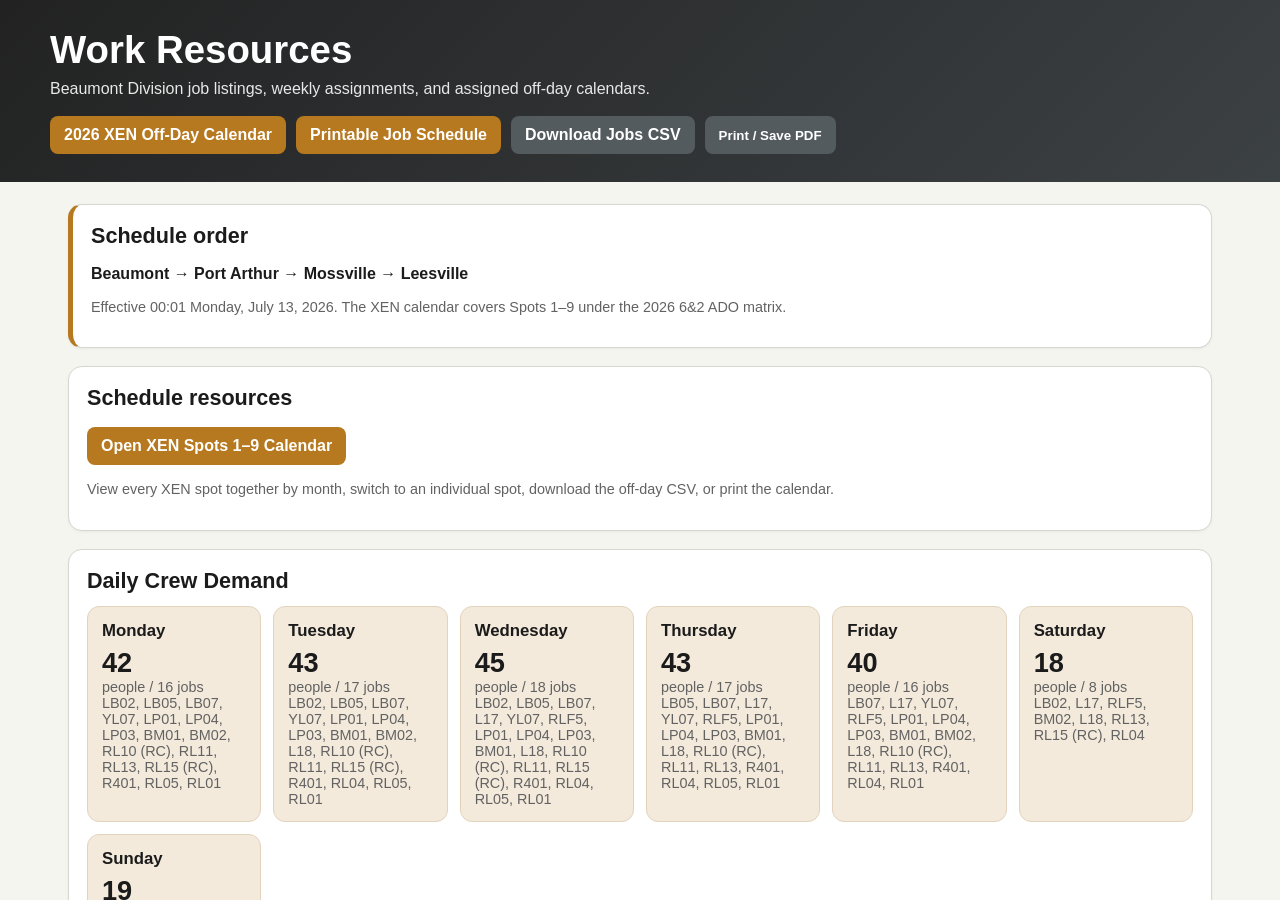
<file: Index.html>
<!doctype html>
<html lang="en"><head><meta charset="utf-8"><meta name="viewport" content="width=device-width, initial-scale=1"><meta http-equiv="refresh" content="0; url=index.html"><title>Work Resources</title></head><body><p><a href="index.html">Open Work Resources</a></p></body></html>
</file>
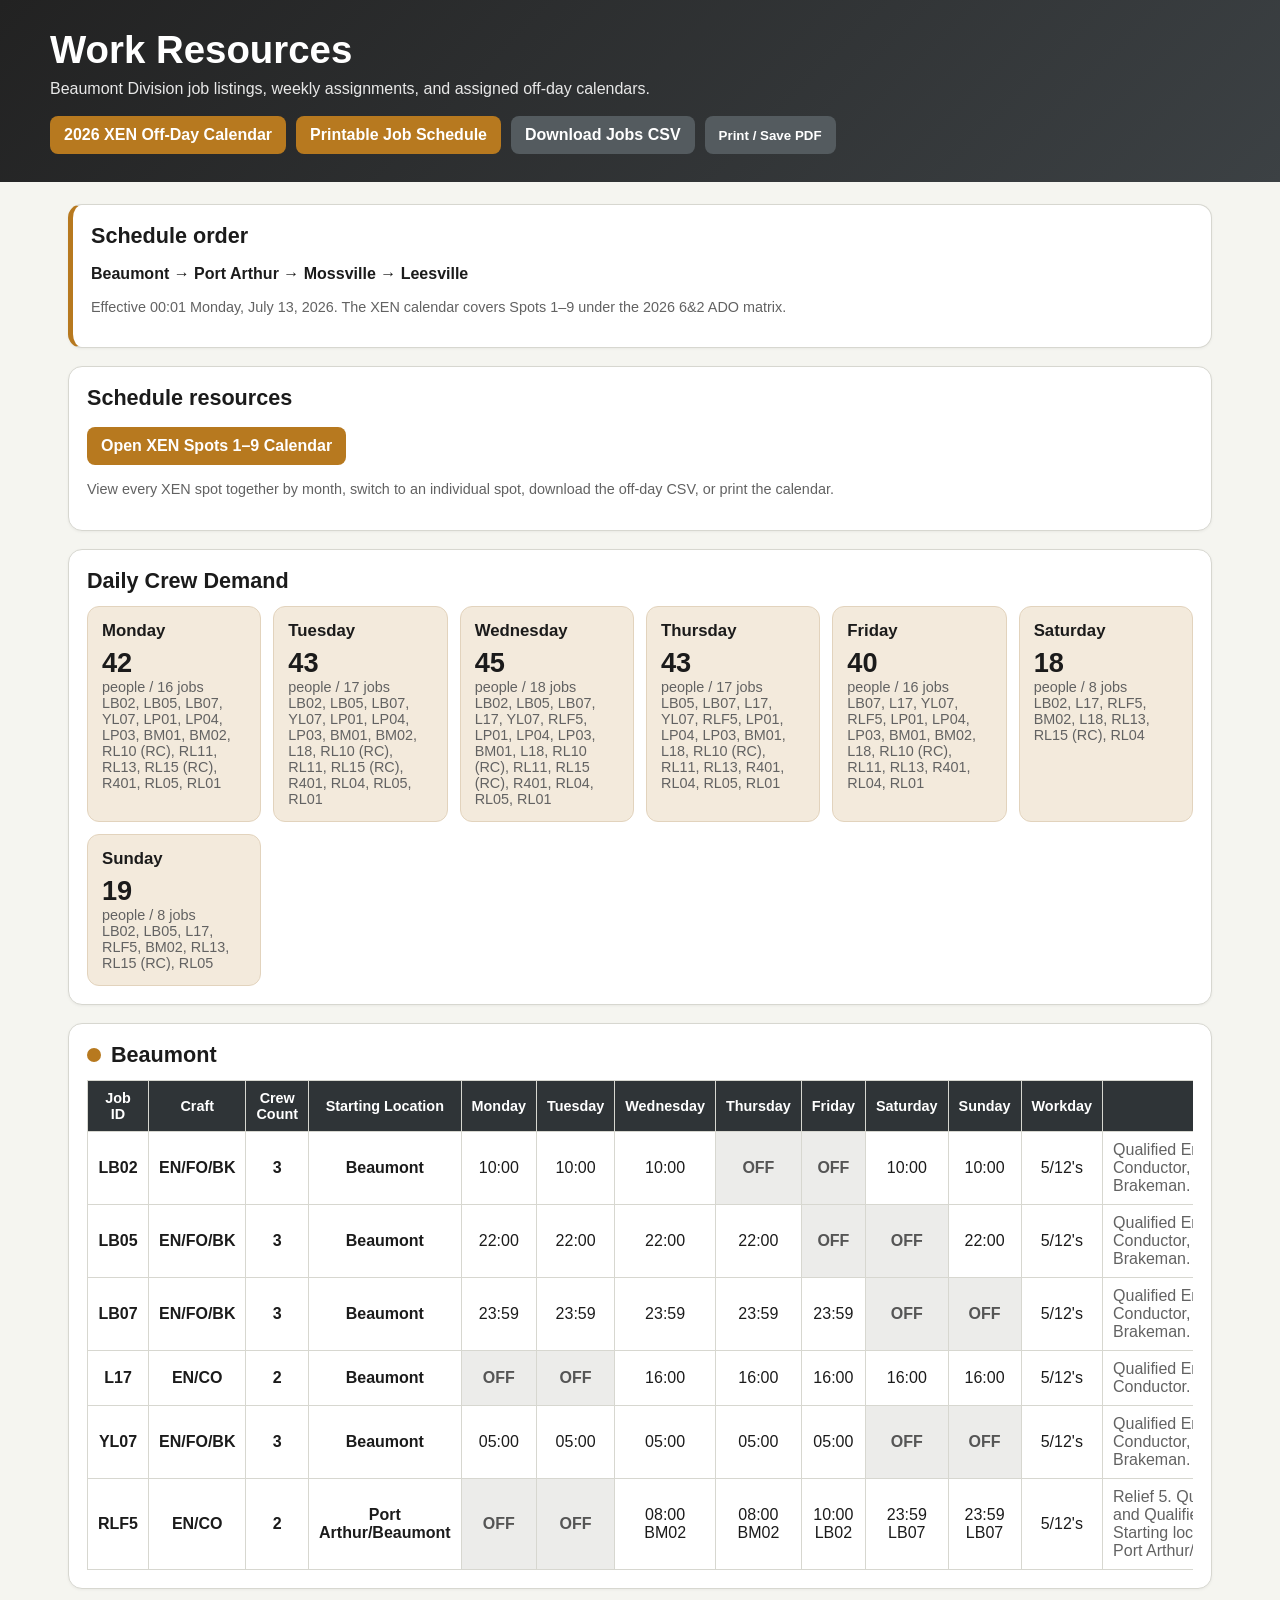
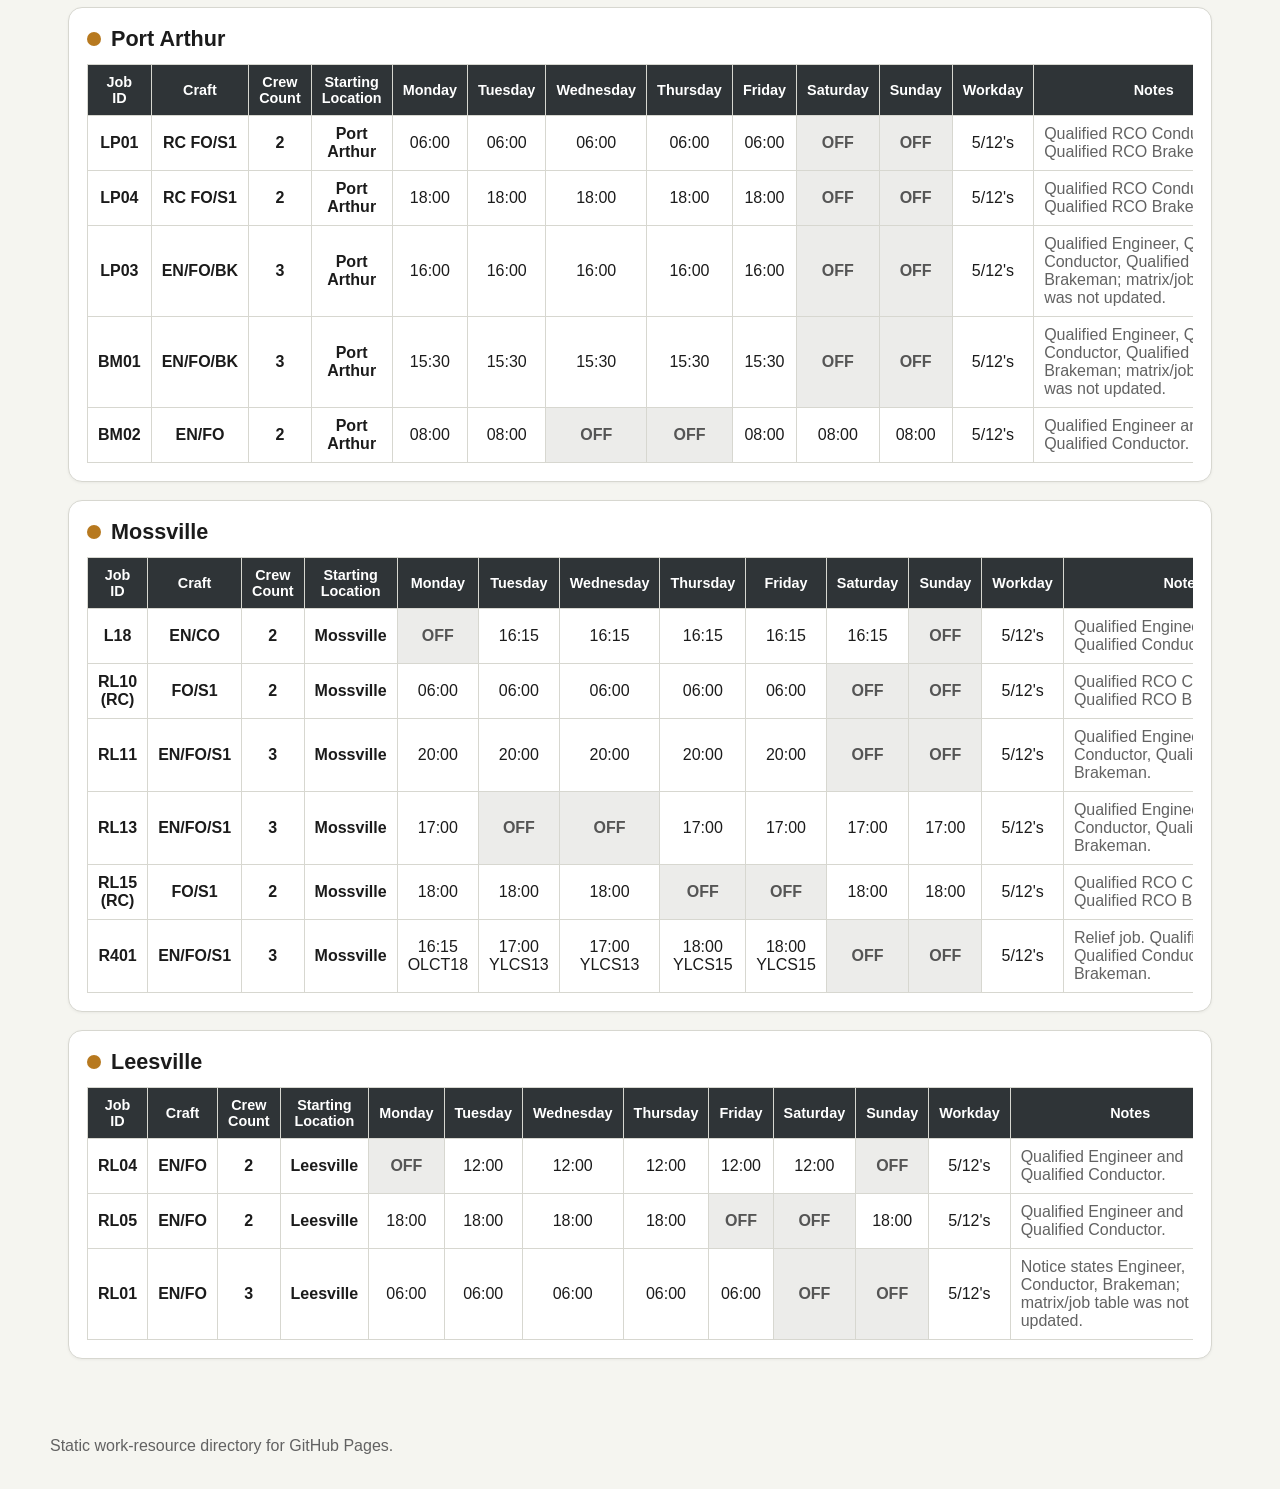
<file: index.html>
<!doctype html>
<html lang="en">
<head>
  <meta charset="utf-8">
  <meta name="viewport" content="width=device-width, initial-scale=1">
  <title>Work Resources | Job Listings & Calendars</title>
  <link rel="stylesheet" href="assets/css/style.css">
</head>
<body>
  <header class="site-header">
    <div class="header-inner">
      <h1>Work Resources</h1>
      <p>Beaumont Division job listings, weekly assignments, and assigned off-day calendars.</p>
      <div class="toolbar">
        <a class="button" href="resources/calendars/xen-ado-2026/">2026 XEN Off-Day Calendar</a>
        <a class="button" href="resources/schedules/beaumont-assignment-schedule.html">Printable Job Schedule</a>
        <a class="button secondary" href="data/jobs.csv">Download Jobs CSV</a>
        <button class="button secondary" onclick="window.print()">Print / Save PDF</button>
      </div>
    </div>
  </header>
  <main>
    <section class="card notice">
      <h2>Schedule order</h2>
      <p><strong>Beaumont → Port Arthur → Mossville → Leesville</strong></p>
      <p class="small">Effective 00:01 Monday, July 13, 2026. The XEN calendar covers Spots 1–9 under the 2026 6&amp;2 ADO matrix.</p>
    </section>
    <section class="card">
      <h2>Schedule resources</h2>
      <p><a class="button" href="resources/calendars/xen-ado-2026/">Open XEN Spots 1–9 Calendar</a></p>
      <p class="small">View every XEN spot together by month, switch to an individual spot, download the off-day CSV, or print the calendar.</p>
    </section>
    <section class="card">
      <h2>Daily Crew Demand</h2>
      <div id="summary" class="summary-grid"></div>
    </section>
    <div id="schedule"></div>
  </main>
  <footer><div class="footer-inner">Static work-resource directory for GitHub Pages.</div></footer>
  <script src="assets/js/main.js"></script>
</body>
</html>
</file>
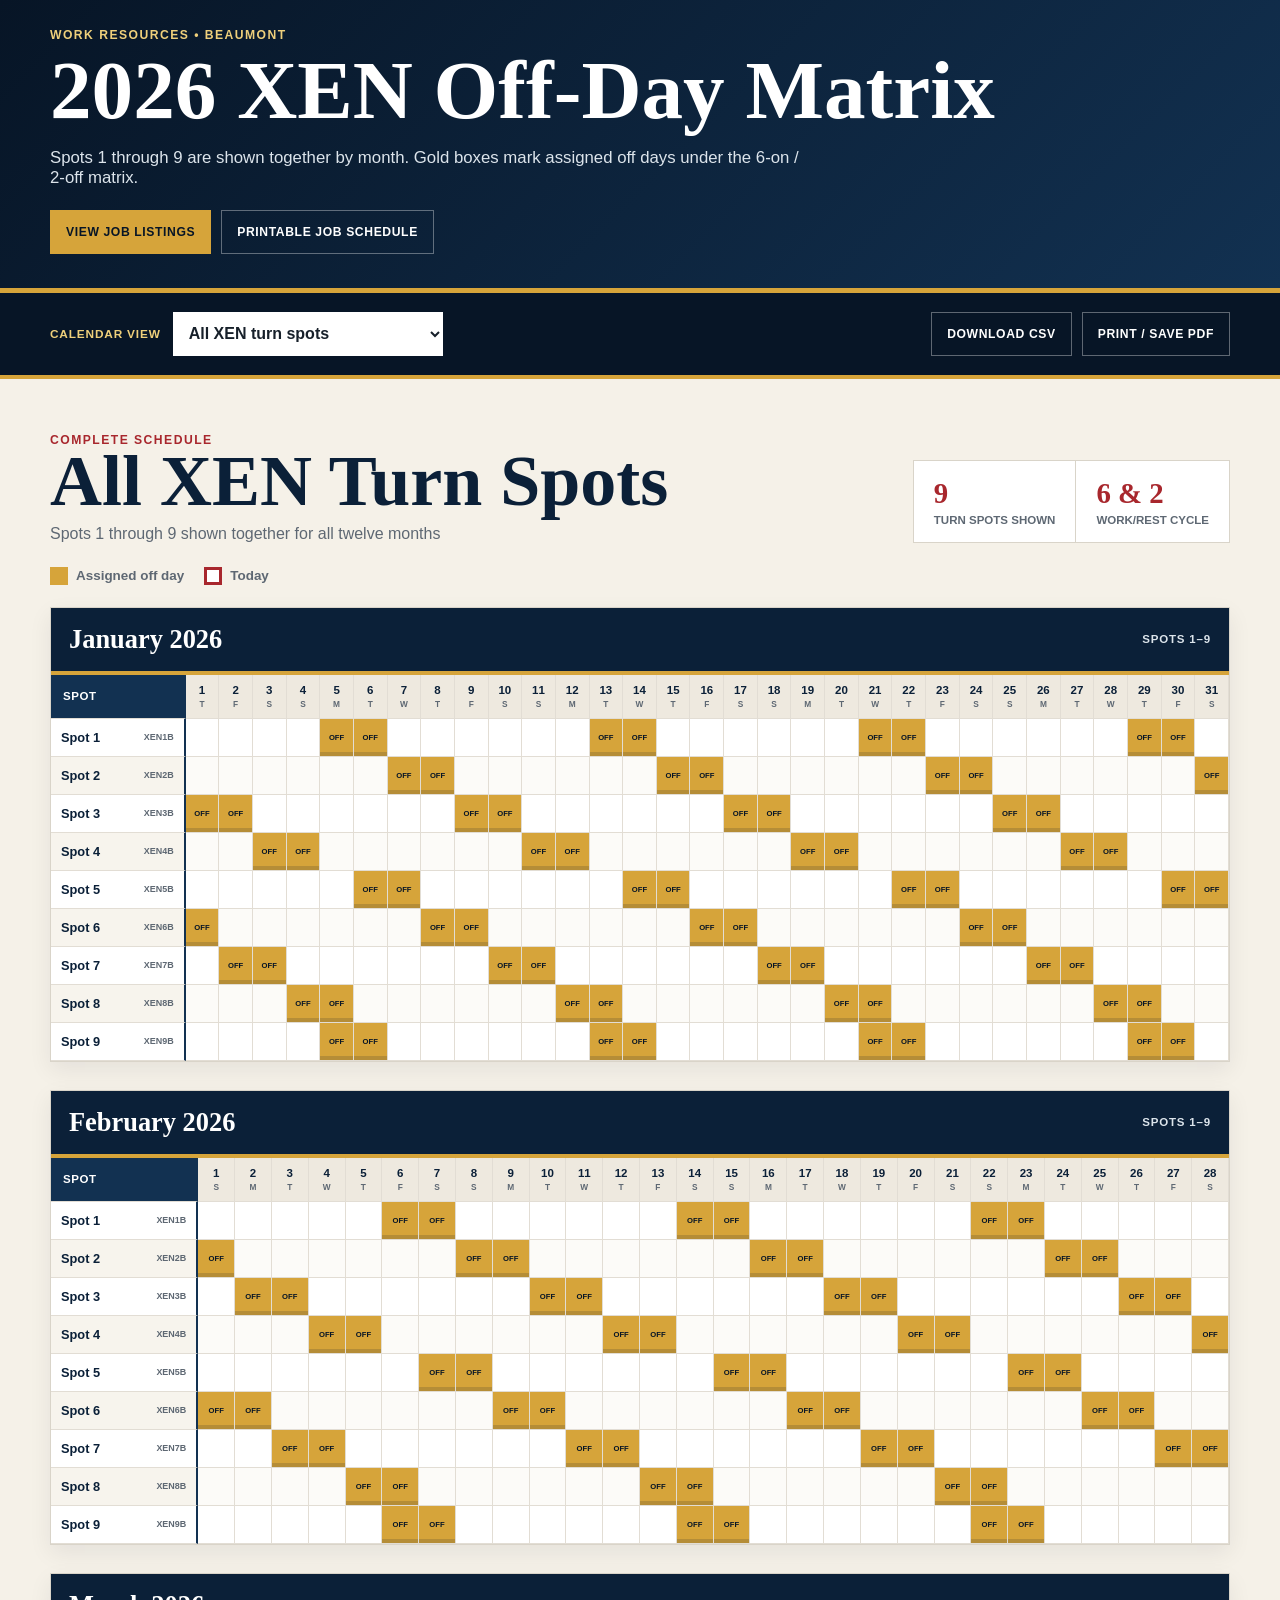
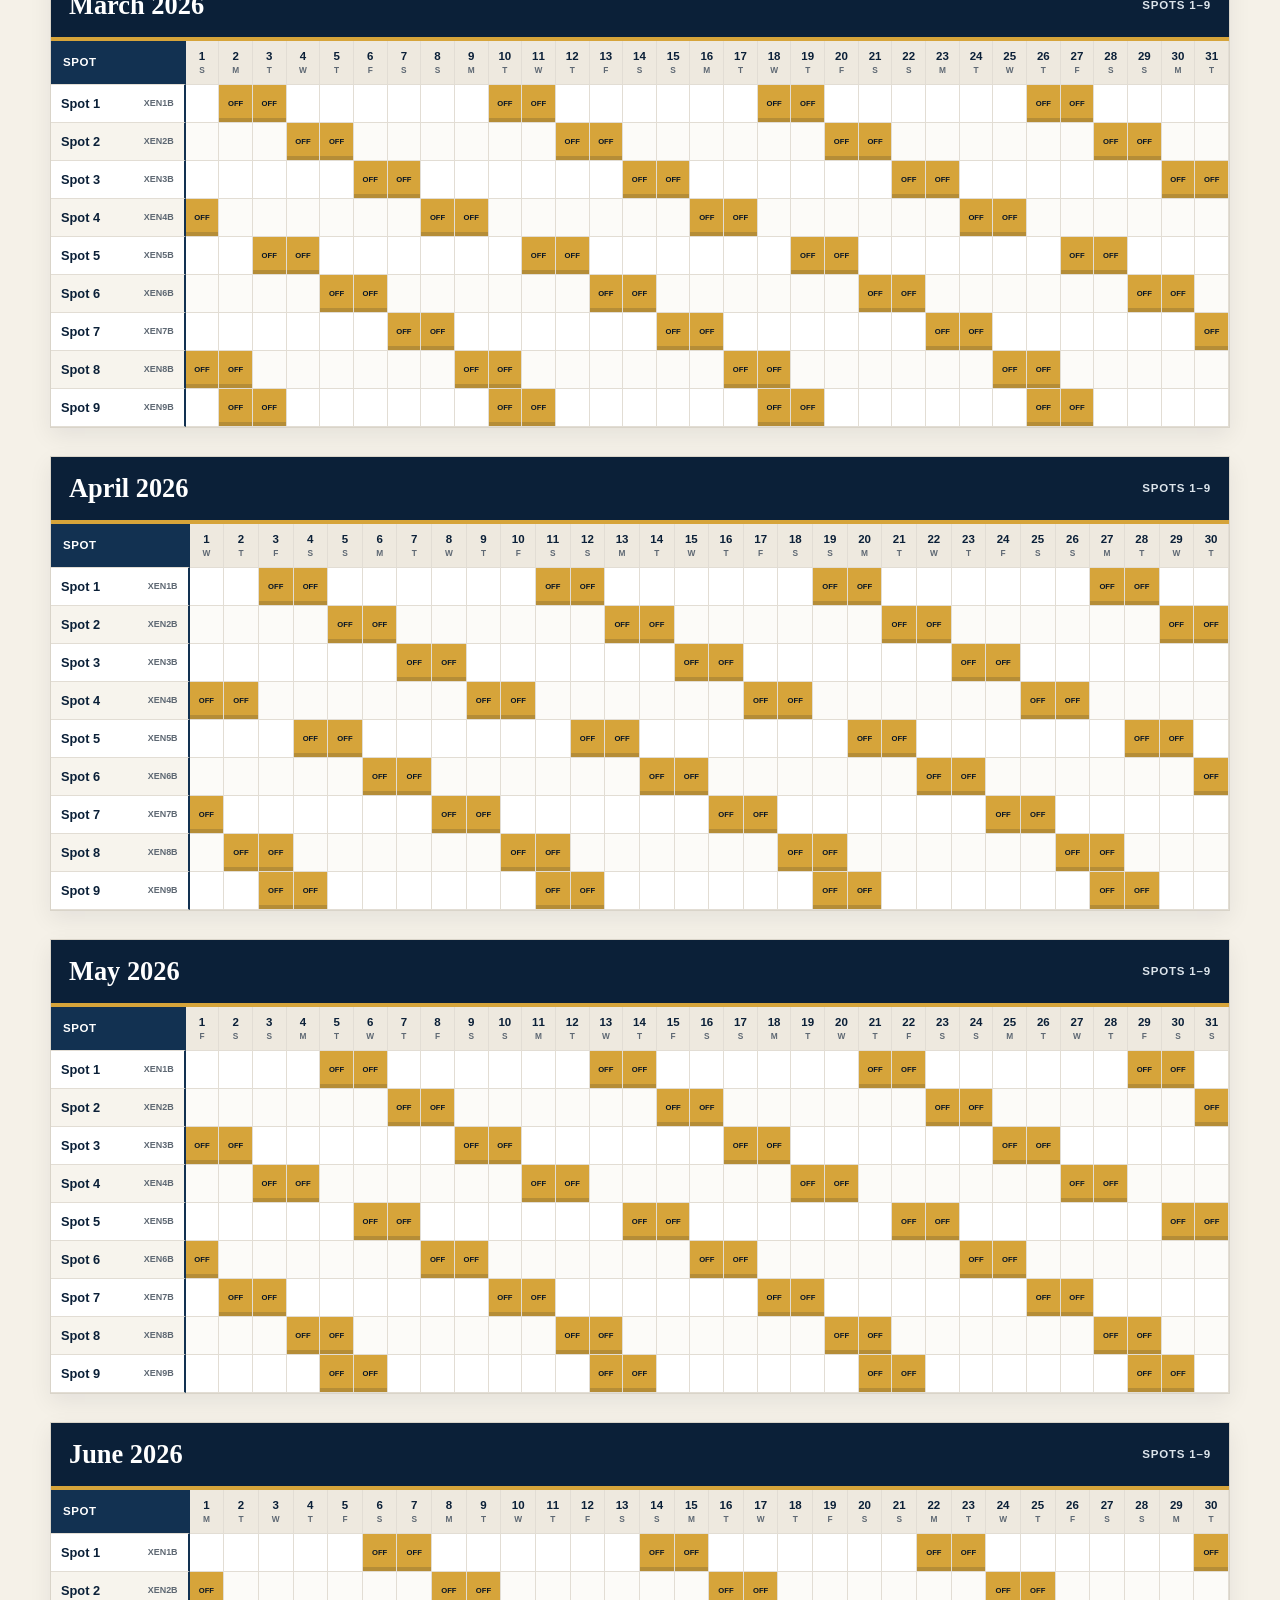
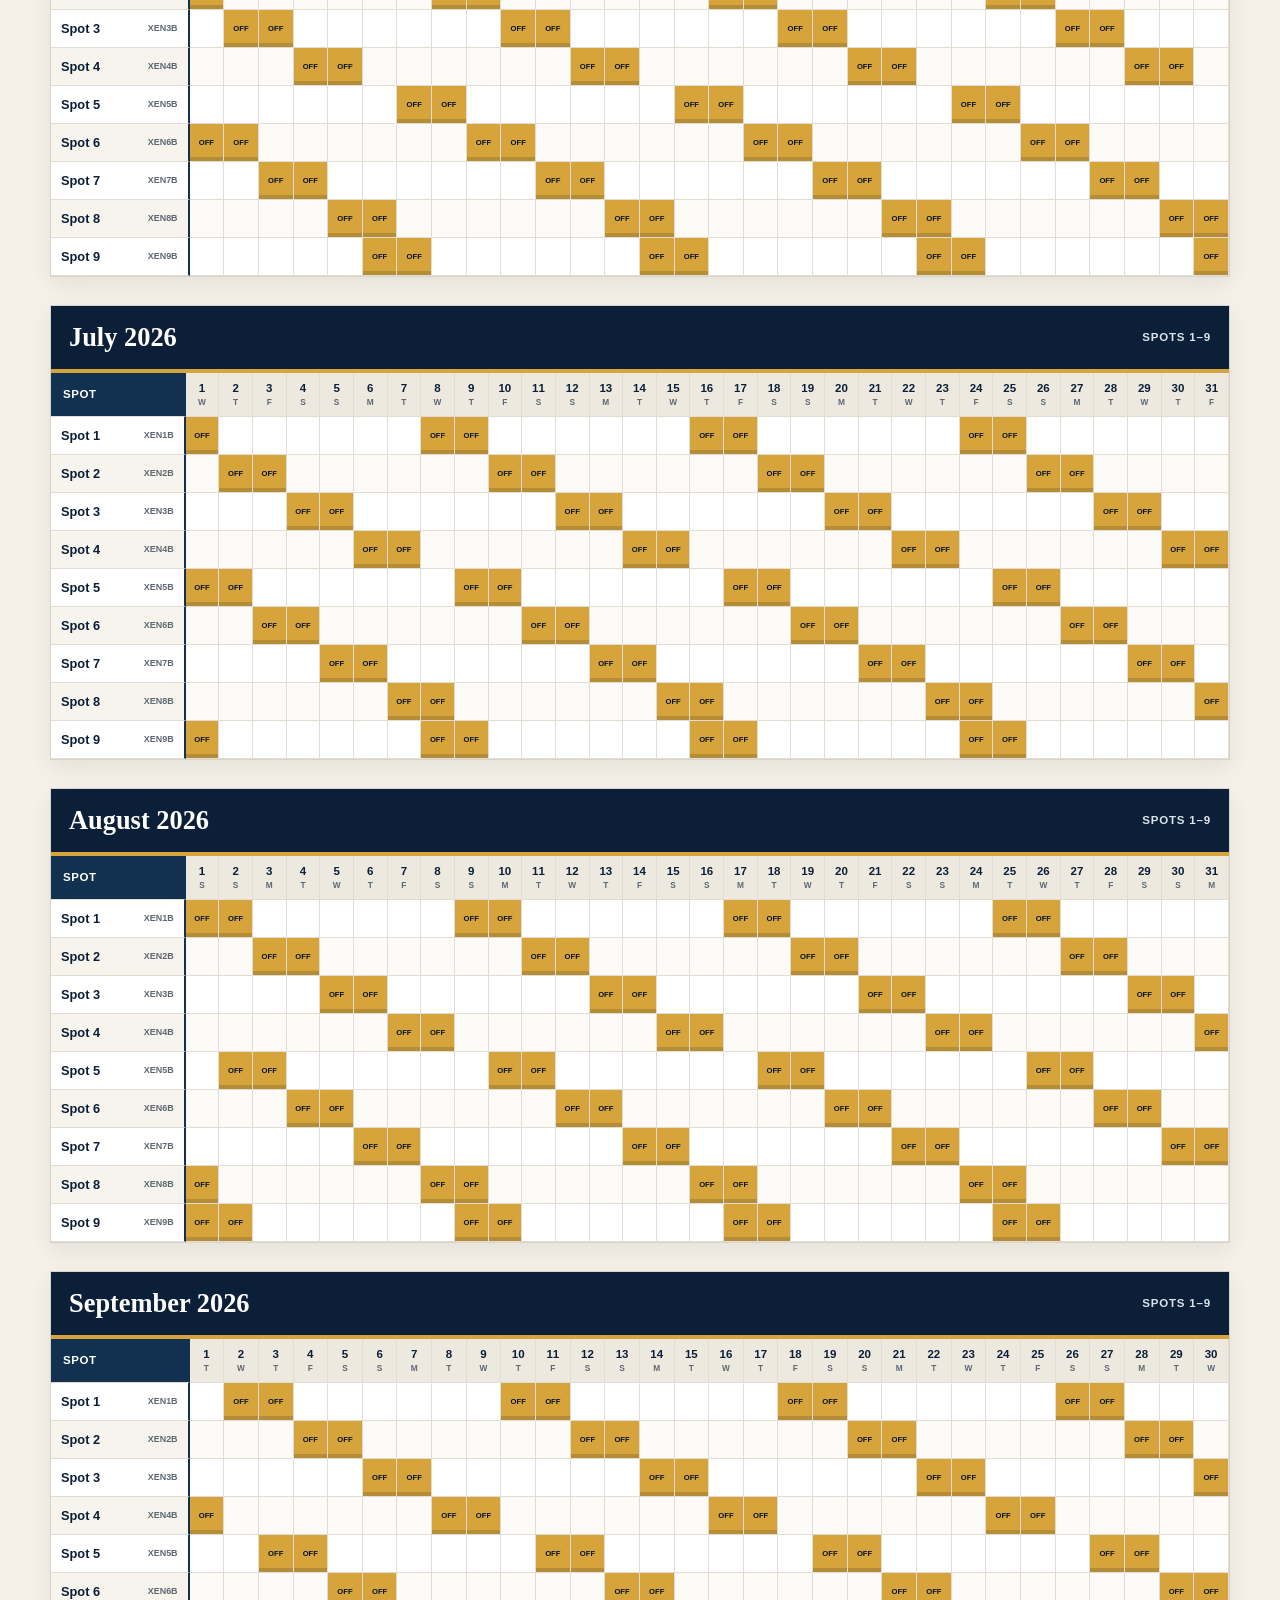
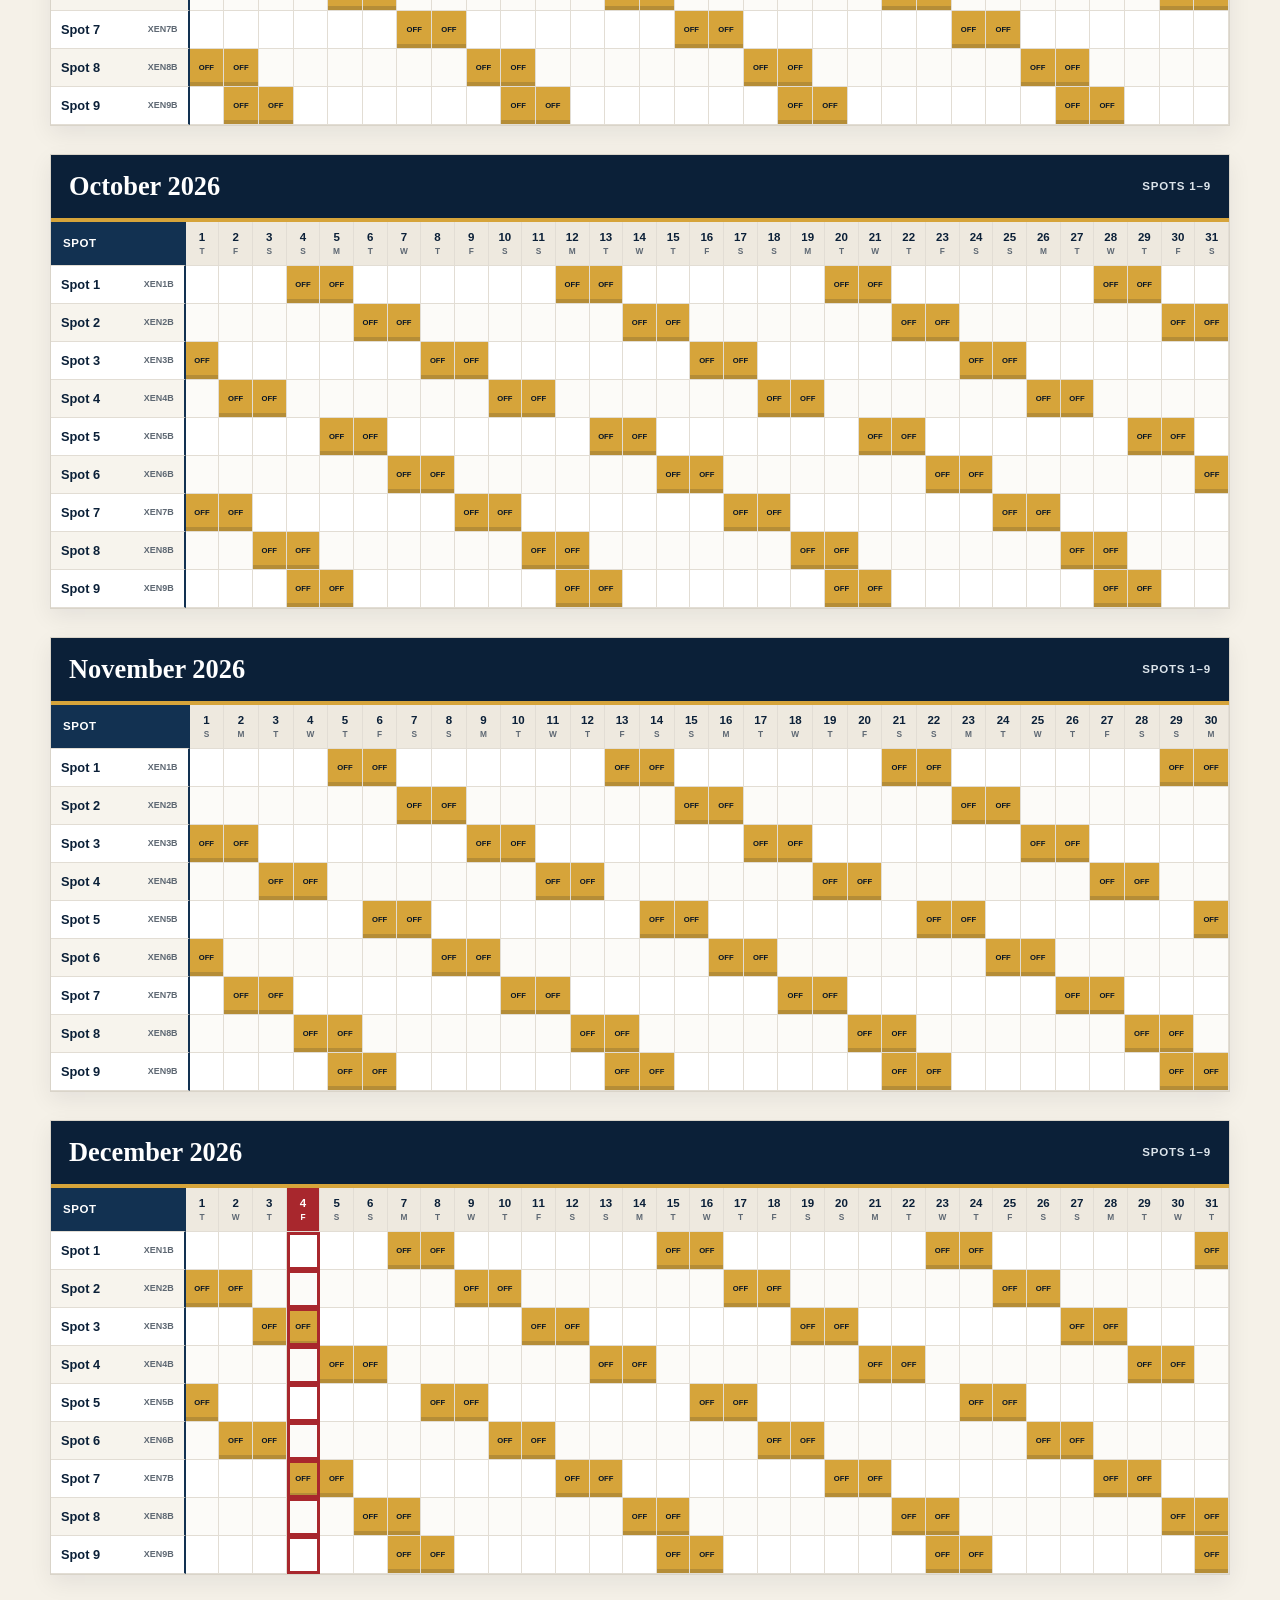
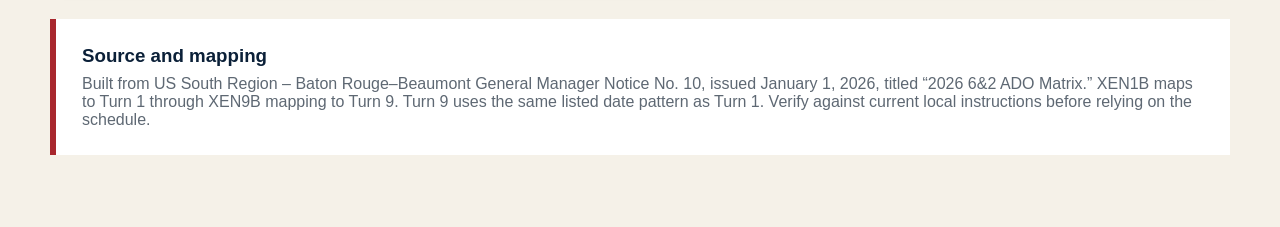
<file: resources/calendars/xen-ado-2026/index.html>
<!doctype html>
<html lang="en">
<head>
  <meta charset="utf-8">
  <meta name="viewport" content="width=device-width, initial-scale=1">
  <meta name="description" content="2026 assigned off-day matrix for Beaumont XEN spots 1 through 9.">
  <title>2026 XEN Off-Day Matrix | Work Resources</title>
  <link rel="stylesheet" href="calendar.css">
</head>
<body>
  <header class="site-header">
    <div class="container header-inner">
      <p class="eyebrow">Work Resources • Beaumont</p>
      <h1>2026 XEN Off-Day Matrix</h1>
      <p>Spots 1 through 9 are shown together by month. Gold boxes mark assigned off days under the 6-on / 2-off matrix.</p>
      <div class="top-links">
        <a class="button primary" href="../../../">View job listings</a>
        <a class="button" href="../../schedules/beaumont-assignment-schedule.html">Printable job schedule</a>
      </div>
    </div>
  </header>

  <section class="toolbar-wrap" aria-label="Calendar controls">
    <div class="container toolbar">
      <div class="view-picker">
        <label for="job-picker">Calendar view</label>
        <select id="job-picker">
          <option value="ALL">All XEN turn spots</option>
          <option value="XEN1B">Spot 1 — XEN1B</option>
          <option value="XEN2B">Spot 2 — XEN2B</option>
          <option value="XEN3B">Spot 3 — XEN3B</option>
          <option value="XEN4B">Spot 4 — XEN4B</option>
          <option value="XEN5B">Spot 5 — XEN5B</option>
          <option value="XEN6B">Spot 6 — XEN6B</option>
          <option value="XEN7B">Spot 7 — XEN7B</option>
          <option value="XEN8B">Spot 8 — XEN8B</option>
          <option value="XEN9B">Spot 9 — XEN9B</option>
        </select>
      </div>
      <div class="toolbar-actions">
        <a class="button" id="download-csv" href="#" download>Download CSV</a>
        <button class="button" id="print-calendar" type="button">Print / Save PDF</button>
      </div>
    </div>
  </section>

  <main>
    <div class="container">
      <section class="summary">
        <div>
          <p class="eyebrow" style="color:#a8272d">Complete schedule</p>
          <h2 id="selected-job">All XEN Turn Spots</h2>
          <p id="selected-description">Spots 1 through 9 shown together for all twelve months</p>
        </div>
        <div class="stats" aria-live="polite">
          <div>
            <strong id="primary-stat">9</strong>
            <span id="primary-stat-label">turn spots shown</span>
          </div>
          <div>
            <strong>6 &amp; 2</strong>
            <span>work/rest cycle</span>
          </div>
        </div>
      </section>

      <div class="legend">
        <span><i class="swatch off" aria-hidden="true"></i> Assigned off day</span>
        <span><i class="swatch today" aria-hidden="true"></i> Today</span>
        <span class="mobile-hint">Swipe a month sideways to see every date.</span>
      </div>

      <noscript>This calendar requires JavaScript.</noscript>
      <div id="calendar-grid" class="all-turn-calendar" aria-live="polite"></div>

      <section class="source-note">
        <h3>Source and mapping</h3>
        <p>Built from US South Region – Baton Rouge–Beaumont General Manager Notice No. 10, issued January 1, 2026, titled “2026 6&amp;2 ADO Matrix.” XEN1B maps to Turn 1 through XEN9B mapping to Turn 9. Turn 9 uses the same listed date pattern as Turn 1. Verify against current local instructions before relying on the schedule.</p>
      </section>
    </div>
  </main>

  <script src="calendar.js"></script>
</body>
</html>
</file>
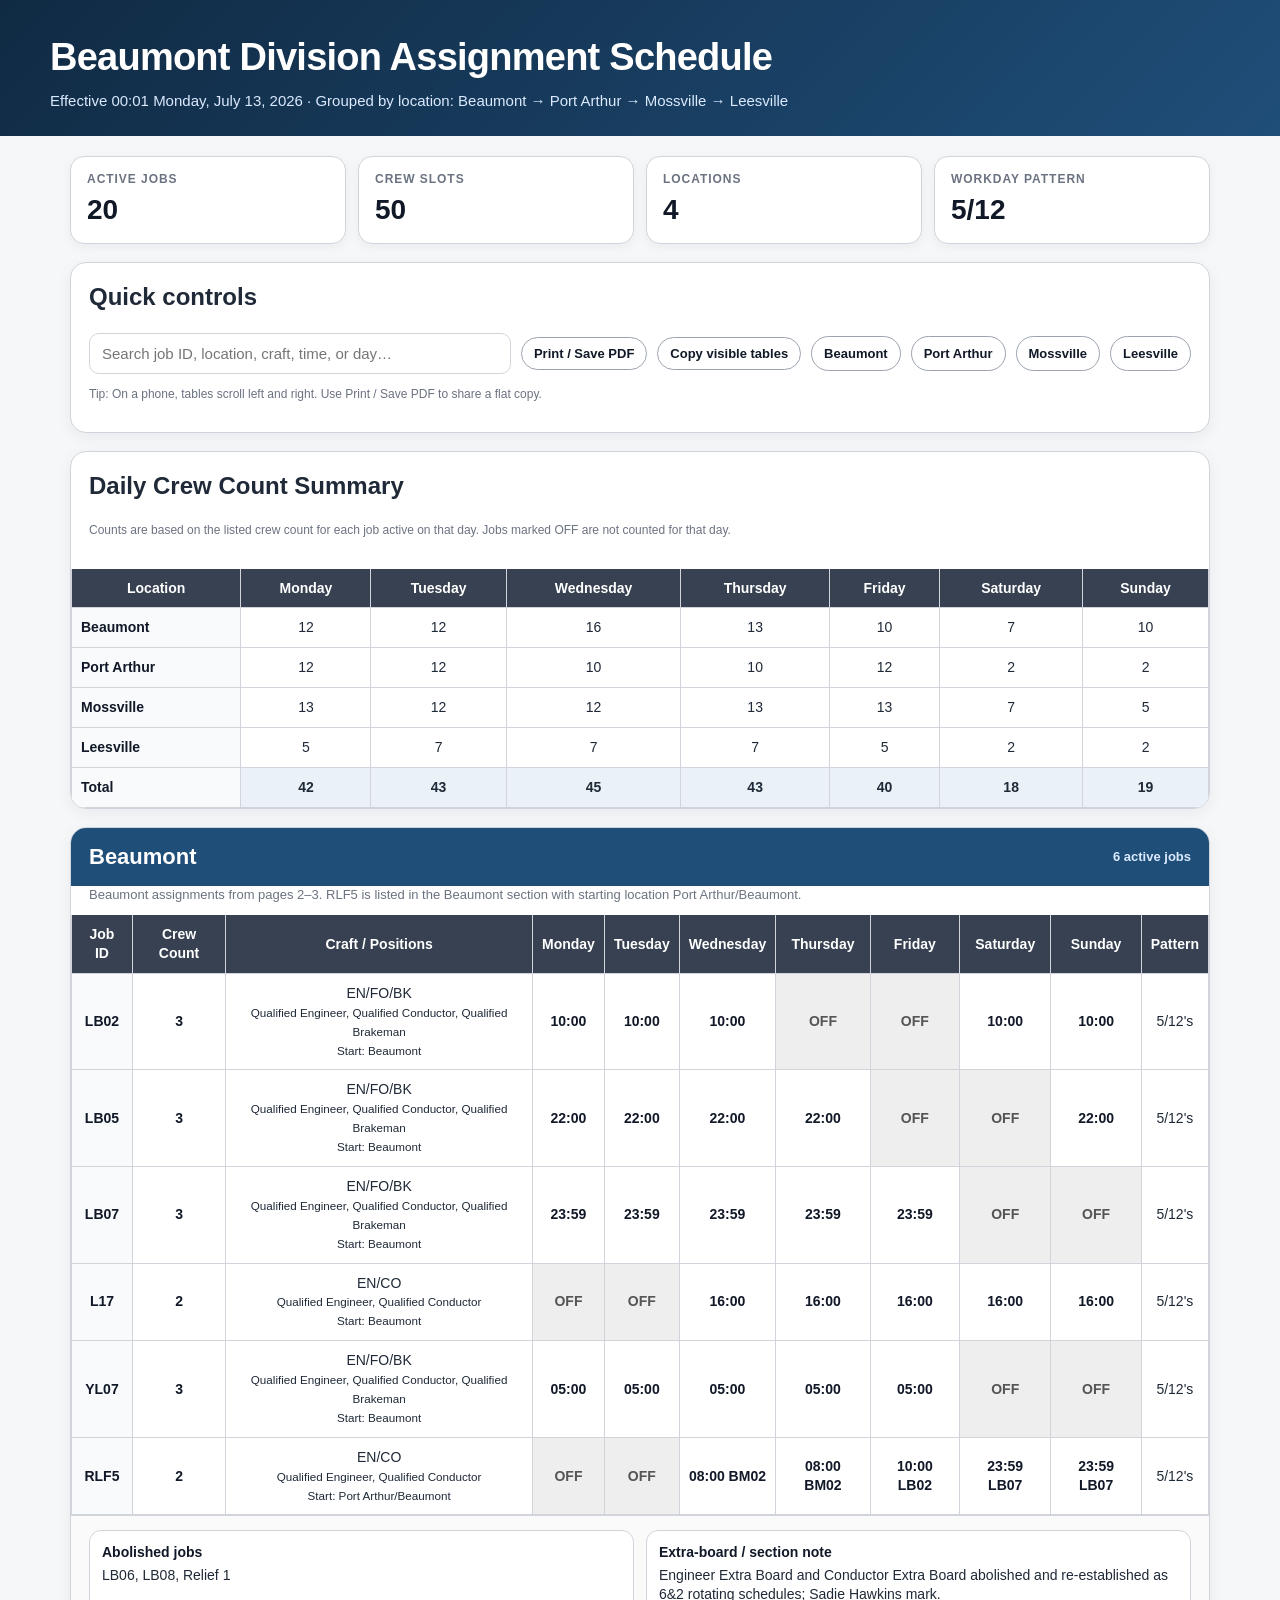
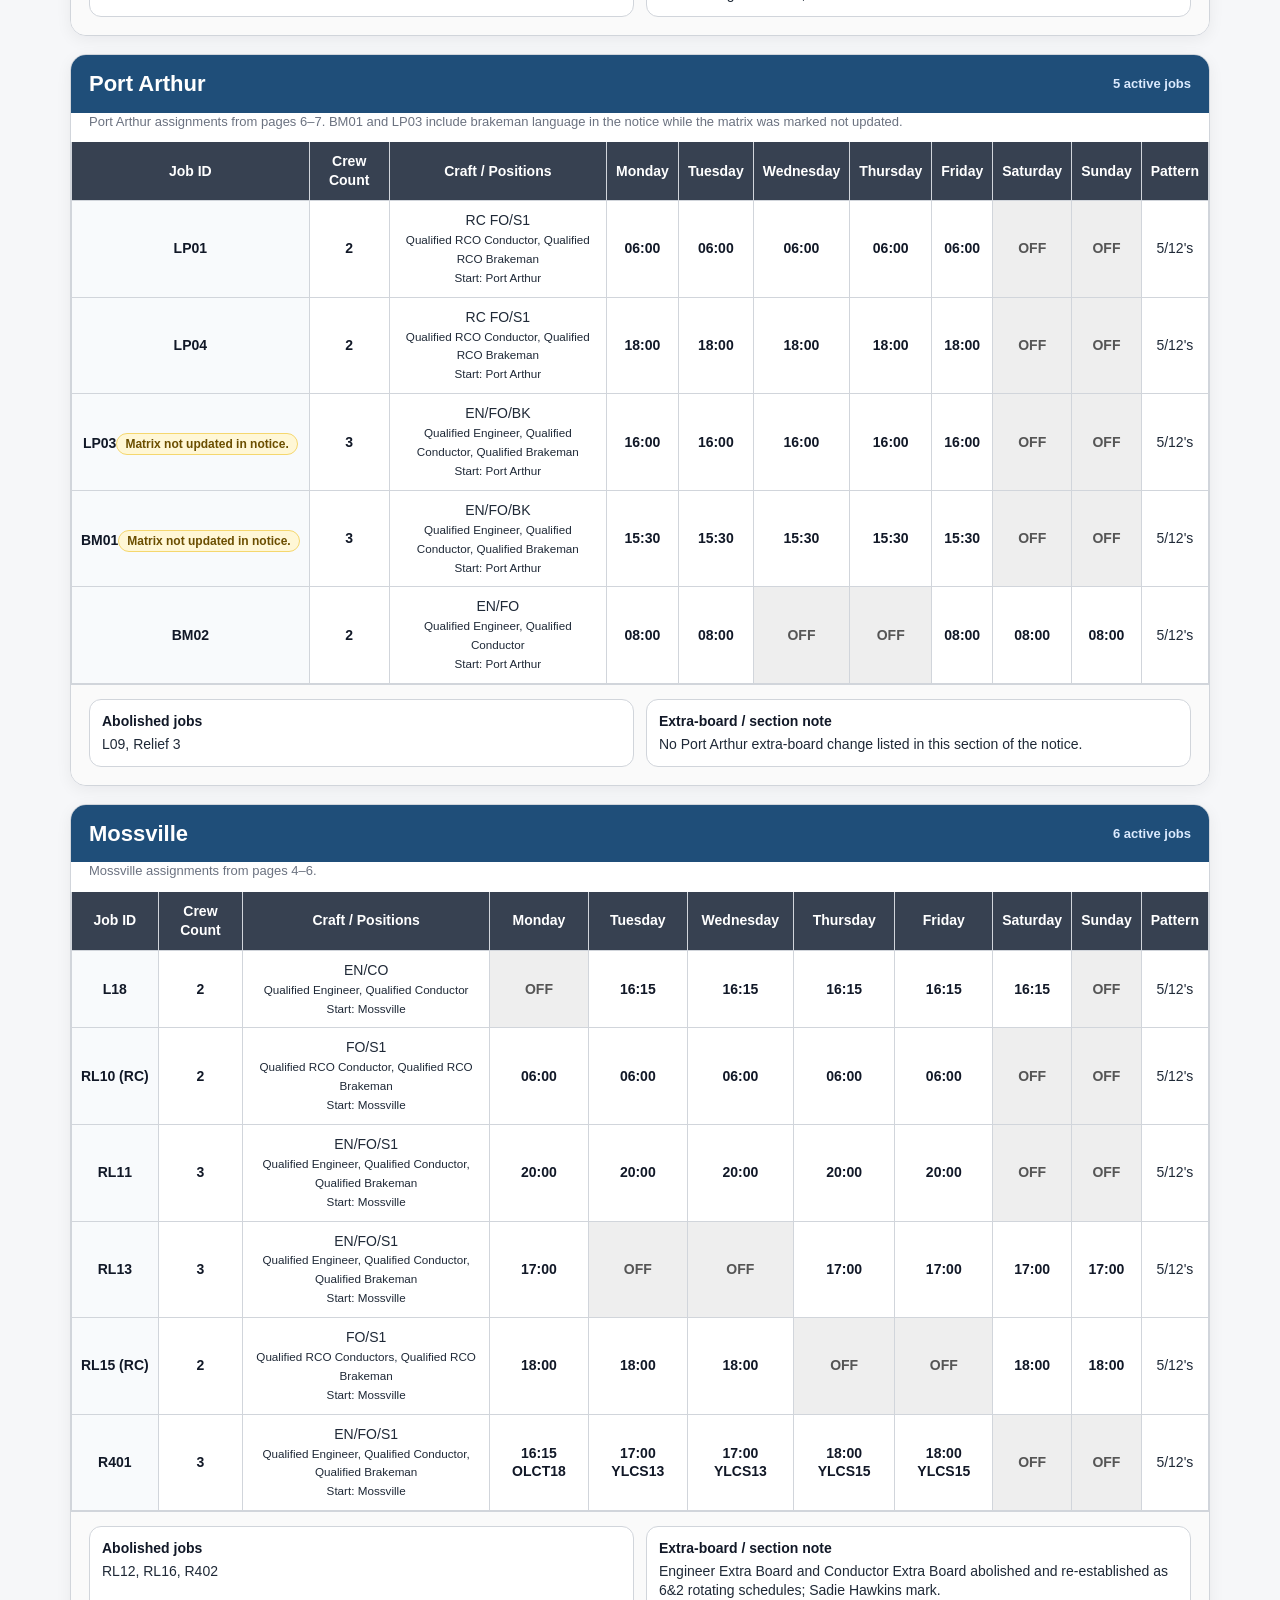
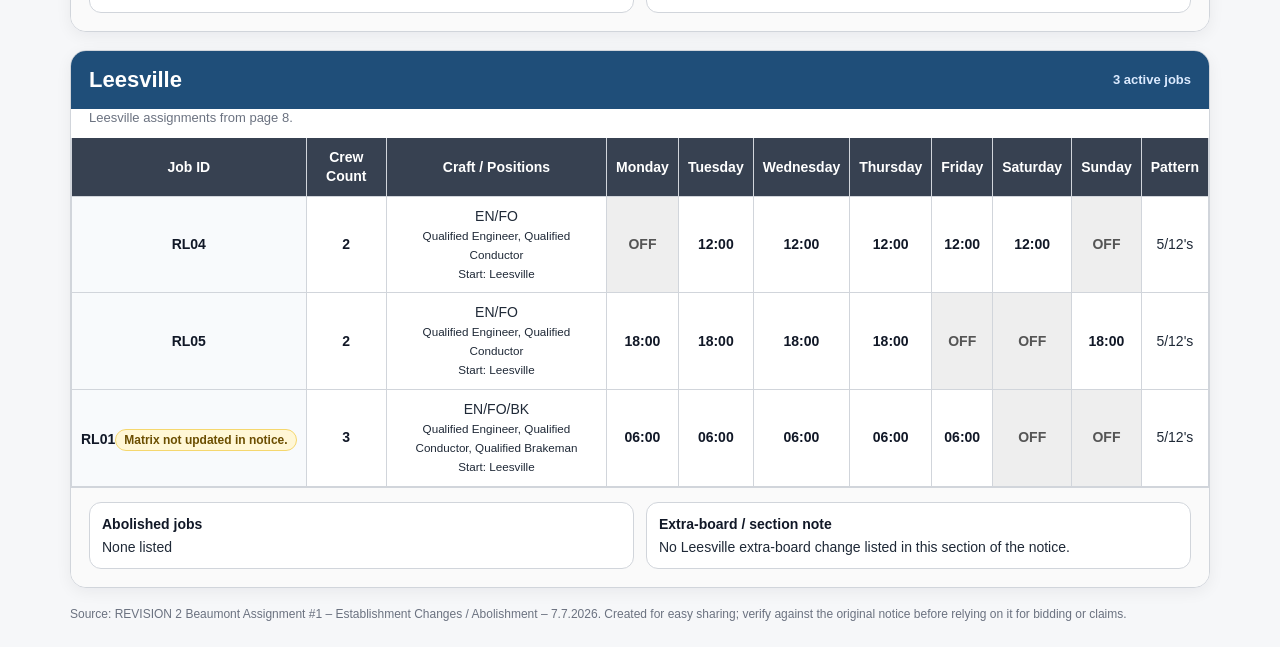
<file: beaumont_assignment_schedule_grouped_by_location.html>
<!doctype html>
<html lang="en">
<head>
<meta charset="utf-8">
<meta name="viewport" content="width=device-width, initial-scale=1">
<title>Beaumont Division Assignment Schedule</title>
<style>
:root{
  --ink:#1f2937;
  --muted:#6b7280;
  --bg:#f6f7f9;
  --panel:#ffffff;
  --line:#d1d5db;
  --dark:#111827;
  --blue:#1f4e79;
  --soft-blue:#eaf2f8;
  --green:#e9f7ef;
  --off:#eeeeee;
  --yellow:#fff7d6;
}
*{box-sizing:border-box}
body{margin:0;font-family:Arial,Helvetica,sans-serif;background:var(--bg);color:var(--ink);line-height:1.35;}
header{background:linear-gradient(135deg,#102a43,#1f4e79);color:#fff;padding:32px 22px 24px;}
.header-inner{max-width:1180px;margin:0 auto;}
h1{margin:0 0 8px;font-size:clamp(24px,4vw,38px);letter-spacing:-0.02em;}
.subtitle{margin:0;color:#dbeafe;font-size:15px;}
main{max-width:1180px;margin:0 auto;padding:20px;}
.card{background:var(--panel);border:1px solid var(--line);border-radius:16px;box-shadow:0 4px 16px rgba(17,24,39,.06);margin:0 0 18px;overflow:hidden;}
.card-pad{padding:18px;}
.kpis{display:grid;grid-template-columns:repeat(4,minmax(150px,1fr));gap:12px;margin-bottom:18px;}
.kpi{background:var(--panel);border:1px solid var(--line);border-radius:14px;padding:14px 16px;box-shadow:0 3px 12px rgba(17,24,39,.05);}
.kpi .label{font-size:12px;text-transform:uppercase;letter-spacing:.08em;color:var(--muted);font-weight:700;}
.kpi .value{font-size:28px;font-weight:800;margin-top:4px;color:var(--dark);}
.controls{display:flex;flex-wrap:wrap;gap:10px;align-items:center;margin:16px 0 8px;}
.search{flex:1;min-width:240px;border:1px solid var(--line);border-radius:10px;padding:11px 12px;font-size:15px;background:white;}
button,.pill{border:1px solid #9ca3af;background:white;border-radius:999px;padding:8px 12px;font-weight:700;cursor:pointer;color:#111827;text-decoration:none;display:inline-block;font-size:13px;}
button:hover,.pill:hover{background:#f3f4f6;}
.location h2{margin:0;background:#1f4e79;color:#fff;padding:14px 18px;font-size:22px;display:flex;justify-content:space-between;align-items:center;gap:10px;}
.location h2 span{font-size:13px;font-weight:700;color:#dbeafe;}
.location-note{font-size:13px;color:var(--muted);padding:0 18px 12px;}
.table-wrap{width:100%;overflow-x:auto;}
table{width:100%;border-collapse:separate;border-spacing:0;min-width:920px;}
th,td{border-right:1px solid var(--line);border-bottom:1px solid var(--line);padding:10px 9px;text-align:center;vertical-align:middle;font-size:14px;}
th:first-child,td:first-child{border-left:1px solid var(--line);}
thead th{background:#374151;color:#fff;font-weight:800;position:sticky;top:0;z-index:1;}
tbody tr:hover td{background:#f9fafb;}
.job-id{font-weight:900;color:#111827;background:#f8fafc;white-space:nowrap;}
.left{text-align:left;}
.crew{font-weight:800;color:#111827;}
.off{background:var(--off);color:#555;font-weight:700;}
.on{background:#fff;color:#111827;font-weight:700;}
.note-tag{display:inline-block;background:var(--yellow);border:1px solid #f5d76e;border-radius:999px;padding:2px 8px;font-size:12px;margin-top:4px;color:#6b4e00;font-weight:700;}
.meta{display:grid;grid-template-columns:1fr 1fr;gap:12px;padding:14px 18px 18px;background:#fafafa;border-top:1px solid var(--line);}
.meta-box{background:#fff;border:1px solid var(--line);border-radius:12px;padding:12px;font-size:14px;}
.meta-box strong{display:block;margin-bottom:4px;color:#111827;}
.daily-summary table{min-width:760px;}
.daily-summary tbody th{background:#f8fafc;color:#111827;text-align:left;font-weight:900;}
.total-row th,.total-row td{background:#eaf2f8;font-weight:900;}
.source{font-size:12px;color:var(--muted);margin:18px 0 4px;}
.print-note{font-size:12px;color:var(--muted);}
@media (max-width:800px){.kpis{grid-template-columns:repeat(2,1fr)}.meta{grid-template-columns:1fr}main{padding:12px}.card{border-radius:12px}.location h2{font-size:19px}}
@media print{body{background:white}.controls,button{display:none}.card{box-shadow:none;break-inside:avoid}.table-wrap{overflow:visible}table{min-width:0;font-size:11px}th,td{font-size:10px;padding:5px}header{padding:18px}.kpis{grid-template-columns:repeat(4,1fr)}}
</style>
</head>
<body>
<header>
  <div class="header-inner">
    <h1>Beaumont Division Assignment Schedule</h1>
    <p class="subtitle">Effective 00:01 Monday, July 13, 2026 · Grouped by location: Beaumont → Port Arthur → Mossville → Leesville</p>
  </div>
</header>
<main>
  <section class="kpis" aria-label="Summary">
    <div class="kpi"><div class="label">Active Jobs</div><div class="value">20</div></div>
    <div class="kpi"><div class="label">Crew Slots</div><div class="value">50</div></div>
    <div class="kpi"><div class="label">Locations</div><div class="value">4</div></div>
    <div class="kpi"><div class="label">Workday Pattern</div><div class="value">5/12</div></div>
  </section>

  <section class="card card-pad">
    <h2 style="margin-top:0">Quick controls</h2>
    <div class="controls">
      <input id="searchBox" class="search" type="search" placeholder="Search job ID, location, craft, time, or day…">
      <button onclick="window.print()">Print / Save PDF</button>
      <button onclick="copyVisibleTables()">Copy visible tables</button>
      <a class="pill" href="#Beaumont">Beaumont</a> <a class="pill" href="#Port-Arthur">Port Arthur</a> <a class="pill" href="#Mossville">Mossville</a> <a class="pill" href="#Leesville">Leesville</a>
    </div>
    <p class="print-note">Tip: On a phone, tables scroll left and right. Use Print / Save PDF to share a flat copy.</p>
  </section>

  <section class="card daily-summary">
    <div class="card-pad">
      <h2 style="margin-top:0">Daily Crew Count Summary</h2>
      <p class="print-note">Counts are based on the listed crew count for each job active on that day. Jobs marked OFF are not counted for that day.</p>
    </div>
    
      <div class="table-wrap">
        <table>
          <thead><tr><th>Location</th><th>Monday</th><th>Tuesday</th><th>Wednesday</th><th>Thursday</th><th>Friday</th><th>Saturday</th><th>Sunday</th></tr></thead>
          <tbody><tr><th>Beaumont</th><td>12</td><td>12</td><td>16</td><td>13</td><td>10</td><td>7</td><td>10</td></tr><tr><th>Port Arthur</th><td>12</td><td>12</td><td>10</td><td>10</td><td>12</td><td>2</td><td>2</td></tr><tr><th>Mossville</th><td>13</td><td>12</td><td>12</td><td>13</td><td>13</td><td>7</td><td>5</td></tr><tr><th>Leesville</th><td>5</td><td>7</td><td>7</td><td>7</td><td>5</td><td>2</td><td>2</td></tr><tr class="total-row"><th>Total</th><td>42</td><td>43</td><td>45</td><td>43</td><td>40</td><td>18</td><td>19</td></tr></tbody>
        </table>
      </div>
    
  </section>

  
    <section class="card location" id="Beaumont">
      <h2>Beaumont<span>6 active jobs</span></h2>
      <div class="location-note">Beaumont assignments from pages 2–3. RLF5 is listed in the Beaumont section with starting location Port Arthur/Beaumont.</div>
      
    <div class="table-wrap">
      <table class="schedule-table" data-location="Beaumont">
        <thead><tr><th>Job ID</th><th>Crew Count</th><th>Craft / Positions</th><th>Monday</th><th>Tuesday</th><th>Wednesday</th><th>Thursday</th><th>Friday</th><th>Saturday</th><th>Sunday</th><th>Pattern</th></tr></thead>
        <tbody><tr><td class="job-id">LB02</td><td class="crew">3</td><td>EN/FO/BK<br><small>Qualified Engineer, Qualified Conductor, Qualified Brakeman<br>Start: Beaumont</small></td><td class="on">10:00</td><td class="on">10:00</td><td class="on">10:00</td><td class="off">OFF</td><td class="off">OFF</td><td class="on">10:00</td><td class="on">10:00</td><td>5/12&#x27;s</td></tr><tr><td class="job-id">LB05</td><td class="crew">3</td><td>EN/FO/BK<br><small>Qualified Engineer, Qualified Conductor, Qualified Brakeman<br>Start: Beaumont</small></td><td class="on">22:00</td><td class="on">22:00</td><td class="on">22:00</td><td class="on">22:00</td><td class="off">OFF</td><td class="off">OFF</td><td class="on">22:00</td><td>5/12&#x27;s</td></tr><tr><td class="job-id">LB07</td><td class="crew">3</td><td>EN/FO/BK<br><small>Qualified Engineer, Qualified Conductor, Qualified Brakeman<br>Start: Beaumont</small></td><td class="on">23:59</td><td class="on">23:59</td><td class="on">23:59</td><td class="on">23:59</td><td class="on">23:59</td><td class="off">OFF</td><td class="off">OFF</td><td>5/12&#x27;s</td></tr><tr><td class="job-id">L17</td><td class="crew">2</td><td>EN/CO<br><small>Qualified Engineer, Qualified Conductor<br>Start: Beaumont</small></td><td class="off">OFF</td><td class="off">OFF</td><td class="on">16:00</td><td class="on">16:00</td><td class="on">16:00</td><td class="on">16:00</td><td class="on">16:00</td><td>5/12&#x27;s</td></tr><tr><td class="job-id">YL07</td><td class="crew">3</td><td>EN/FO/BK<br><small>Qualified Engineer, Qualified Conductor, Qualified Brakeman<br>Start: Beaumont</small></td><td class="on">05:00</td><td class="on">05:00</td><td class="on">05:00</td><td class="on">05:00</td><td class="on">05:00</td><td class="off">OFF</td><td class="off">OFF</td><td>5/12&#x27;s</td></tr><tr><td class="job-id">RLF5</td><td class="crew">2</td><td>EN/CO<br><small>Qualified Engineer, Qualified Conductor<br>Start: Port Arthur/Beaumont</small></td><td class="off">OFF</td><td class="off">OFF</td><td class="on">08:00 BM02</td><td class="on">08:00 BM02</td><td class="on">10:00 LB02</td><td class="on">23:59 LB07</td><td class="on">23:59 LB07</td><td>5/12&#x27;s</td></tr></tbody>
      </table>
    </div>
    
      <div class="meta">
        <div class="meta-box"><strong>Abolished jobs</strong>LB06, LB08, Relief 1</div>
        <div class="meta-box"><strong>Extra-board / section note</strong>Engineer Extra Board and Conductor Extra Board abolished and re-established as 6&amp;2 rotating schedules; Sadie Hawkins mark.</div>
      </div>
    </section>
    
    <section class="card location" id="Port-Arthur">
      <h2>Port Arthur<span>5 active jobs</span></h2>
      <div class="location-note">Port Arthur assignments from pages 6–7. BM01 and LP03 include brakeman language in the notice while the matrix was marked not updated.</div>
      
    <div class="table-wrap">
      <table class="schedule-table" data-location="Port Arthur">
        <thead><tr><th>Job ID</th><th>Crew Count</th><th>Craft / Positions</th><th>Monday</th><th>Tuesday</th><th>Wednesday</th><th>Thursday</th><th>Friday</th><th>Saturday</th><th>Sunday</th><th>Pattern</th></tr></thead>
        <tbody><tr><td class="job-id">LP01</td><td class="crew">2</td><td>RC FO/S1<br><small>Qualified RCO Conductor, Qualified RCO Brakeman<br>Start: Port Arthur</small></td><td class="on">06:00</td><td class="on">06:00</td><td class="on">06:00</td><td class="on">06:00</td><td class="on">06:00</td><td class="off">OFF</td><td class="off">OFF</td><td>5/12&#x27;s</td></tr><tr><td class="job-id">LP04</td><td class="crew">2</td><td>RC FO/S1<br><small>Qualified RCO Conductor, Qualified RCO Brakeman<br>Start: Port Arthur</small></td><td class="on">18:00</td><td class="on">18:00</td><td class="on">18:00</td><td class="on">18:00</td><td class="on">18:00</td><td class="off">OFF</td><td class="off">OFF</td><td>5/12&#x27;s</td></tr><tr><td class="job-id">LP03<div class="note-tag">Matrix not updated in notice.</div></td><td class="crew">3</td><td>EN/FO/BK<br><small>Qualified Engineer, Qualified Conductor, Qualified Brakeman<br>Start: Port Arthur</small></td><td class="on">16:00</td><td class="on">16:00</td><td class="on">16:00</td><td class="on">16:00</td><td class="on">16:00</td><td class="off">OFF</td><td class="off">OFF</td><td>5/12&#x27;s</td></tr><tr><td class="job-id">BM01<div class="note-tag">Matrix not updated in notice.</div></td><td class="crew">3</td><td>EN/FO/BK<br><small>Qualified Engineer, Qualified Conductor, Qualified Brakeman<br>Start: Port Arthur</small></td><td class="on">15:30</td><td class="on">15:30</td><td class="on">15:30</td><td class="on">15:30</td><td class="on">15:30</td><td class="off">OFF</td><td class="off">OFF</td><td>5/12&#x27;s</td></tr><tr><td class="job-id">BM02</td><td class="crew">2</td><td>EN/FO<br><small>Qualified Engineer, Qualified Conductor<br>Start: Port Arthur</small></td><td class="on">08:00</td><td class="on">08:00</td><td class="off">OFF</td><td class="off">OFF</td><td class="on">08:00</td><td class="on">08:00</td><td class="on">08:00</td><td>5/12&#x27;s</td></tr></tbody>
      </table>
    </div>
    
      <div class="meta">
        <div class="meta-box"><strong>Abolished jobs</strong>L09, Relief 3</div>
        <div class="meta-box"><strong>Extra-board / section note</strong>No Port Arthur extra-board change listed in this section of the notice.</div>
      </div>
    </section>
    
    <section class="card location" id="Mossville">
      <h2>Mossville<span>6 active jobs</span></h2>
      <div class="location-note">Mossville assignments from pages 4–6.</div>
      
    <div class="table-wrap">
      <table class="schedule-table" data-location="Mossville">
        <thead><tr><th>Job ID</th><th>Crew Count</th><th>Craft / Positions</th><th>Monday</th><th>Tuesday</th><th>Wednesday</th><th>Thursday</th><th>Friday</th><th>Saturday</th><th>Sunday</th><th>Pattern</th></tr></thead>
        <tbody><tr><td class="job-id">L18</td><td class="crew">2</td><td>EN/CO<br><small>Qualified Engineer, Qualified Conductor<br>Start: Mossville</small></td><td class="off">OFF</td><td class="on">16:15</td><td class="on">16:15</td><td class="on">16:15</td><td class="on">16:15</td><td class="on">16:15</td><td class="off">OFF</td><td>5/12&#x27;s</td></tr><tr><td class="job-id">RL10 (RC)</td><td class="crew">2</td><td>FO/S1<br><small>Qualified RCO Conductor, Qualified RCO Brakeman<br>Start: Mossville</small></td><td class="on">06:00</td><td class="on">06:00</td><td class="on">06:00</td><td class="on">06:00</td><td class="on">06:00</td><td class="off">OFF</td><td class="off">OFF</td><td>5/12&#x27;s</td></tr><tr><td class="job-id">RL11</td><td class="crew">3</td><td>EN/FO/S1<br><small>Qualified Engineer, Qualified Conductor, Qualified Brakeman<br>Start: Mossville</small></td><td class="on">20:00</td><td class="on">20:00</td><td class="on">20:00</td><td class="on">20:00</td><td class="on">20:00</td><td class="off">OFF</td><td class="off">OFF</td><td>5/12&#x27;s</td></tr><tr><td class="job-id">RL13</td><td class="crew">3</td><td>EN/FO/S1<br><small>Qualified Engineer, Qualified Conductor, Qualified Brakeman<br>Start: Mossville</small></td><td class="on">17:00</td><td class="off">OFF</td><td class="off">OFF</td><td class="on">17:00</td><td class="on">17:00</td><td class="on">17:00</td><td class="on">17:00</td><td>5/12&#x27;s</td></tr><tr><td class="job-id">RL15 (RC)</td><td class="crew">2</td><td>FO/S1<br><small>Qualified RCO Conductors, Qualified RCO Brakeman<br>Start: Mossville</small></td><td class="on">18:00</td><td class="on">18:00</td><td class="on">18:00</td><td class="off">OFF</td><td class="off">OFF</td><td class="on">18:00</td><td class="on">18:00</td><td>5/12&#x27;s</td></tr><tr><td class="job-id">R401</td><td class="crew">3</td><td>EN/FO/S1<br><small>Qualified Engineer, Qualified Conductor, Qualified Brakeman<br>Start: Mossville</small></td><td class="on">16:15 OLCT18</td><td class="on">17:00 YLCS13</td><td class="on">17:00 YLCS13</td><td class="on">18:00 YLCS15</td><td class="on">18:00 YLCS15</td><td class="off">OFF</td><td class="off">OFF</td><td>5/12&#x27;s</td></tr></tbody>
      </table>
    </div>
    
      <div class="meta">
        <div class="meta-box"><strong>Abolished jobs</strong>RL12, RL16, R402</div>
        <div class="meta-box"><strong>Extra-board / section note</strong>Engineer Extra Board and Conductor Extra Board abolished and re-established as 6&amp;2 rotating schedules; Sadie Hawkins mark.</div>
      </div>
    </section>
    
    <section class="card location" id="Leesville">
      <h2>Leesville<span>3 active jobs</span></h2>
      <div class="location-note">Leesville assignments from page 8.</div>
      
    <div class="table-wrap">
      <table class="schedule-table" data-location="Leesville">
        <thead><tr><th>Job ID</th><th>Crew Count</th><th>Craft / Positions</th><th>Monday</th><th>Tuesday</th><th>Wednesday</th><th>Thursday</th><th>Friday</th><th>Saturday</th><th>Sunday</th><th>Pattern</th></tr></thead>
        <tbody><tr><td class="job-id">RL04</td><td class="crew">2</td><td>EN/FO<br><small>Qualified Engineer, Qualified Conductor<br>Start: Leesville</small></td><td class="off">OFF</td><td class="on">12:00</td><td class="on">12:00</td><td class="on">12:00</td><td class="on">12:00</td><td class="on">12:00</td><td class="off">OFF</td><td>5/12&#x27;s</td></tr><tr><td class="job-id">RL05</td><td class="crew">2</td><td>EN/FO<br><small>Qualified Engineer, Qualified Conductor<br>Start: Leesville</small></td><td class="on">18:00</td><td class="on">18:00</td><td class="on">18:00</td><td class="on">18:00</td><td class="off">OFF</td><td class="off">OFF</td><td class="on">18:00</td><td>5/12&#x27;s</td></tr><tr><td class="job-id">RL01<div class="note-tag">Matrix not updated in notice.</div></td><td class="crew">3</td><td>EN/FO/BK<br><small>Qualified Engineer, Qualified Conductor, Qualified Brakeman<br>Start: Leesville</small></td><td class="on">06:00</td><td class="on">06:00</td><td class="on">06:00</td><td class="on">06:00</td><td class="on">06:00</td><td class="off">OFF</td><td class="off">OFF</td><td>5/12&#x27;s</td></tr></tbody>
      </table>
    </div>
    
      <div class="meta">
        <div class="meta-box"><strong>Abolished jobs</strong>None listed</div>
        <div class="meta-box"><strong>Extra-board / section note</strong>No Leesville extra-board change listed in this section of the notice.</div>
      </div>
    </section>
    

  <p class="source">Source: REVISION 2 Beaumont Assignment #1 – Establishment Changes / Abolishment – 7.7.2026. Created for easy sharing; verify against the original notice before relying on it for bidding or claims.</p>
</main>
<script>
const search = document.getElementById('searchBox');
search.addEventListener('input', () => {
  const q = search.value.trim().toLowerCase();
  document.querySelectorAll('.location').forEach(section => {
    let visibleRows = 0;
    section.querySelectorAll('tbody tr').forEach(row => {
      const hit = row.textContent.toLowerCase().includes(q) || section.id.toLowerCase().includes(q);
      row.style.display = hit ? '' : 'none';
      if (hit) visibleRows++;
    });
    section.style.display = visibleRows || !q ? '' : 'none';
  });
});
function copyVisibleTables() {
  const parts = [];
  document.querySelectorAll('.location').forEach(section => {
    if (section.style.display === 'none') return;
    parts.push(section.querySelector('h2').childNodes[0].textContent.trim());
    const table = section.querySelector('table');
    const rows = [...table.querySelectorAll('tr')].filter(r => r.style.display !== 'none');
    rows.forEach(row => {
      const cells = [...row.children].map(c => c.innerText.replace(/
/g, ' ').trim());
      parts.push(cells.join('	'));
    });
    parts.push('');
  });
  navigator.clipboard.writeText(parts.join('
')).then(() => alert('Copied visible schedule tables.'));
}
</script>
</body>
</html>
</file>
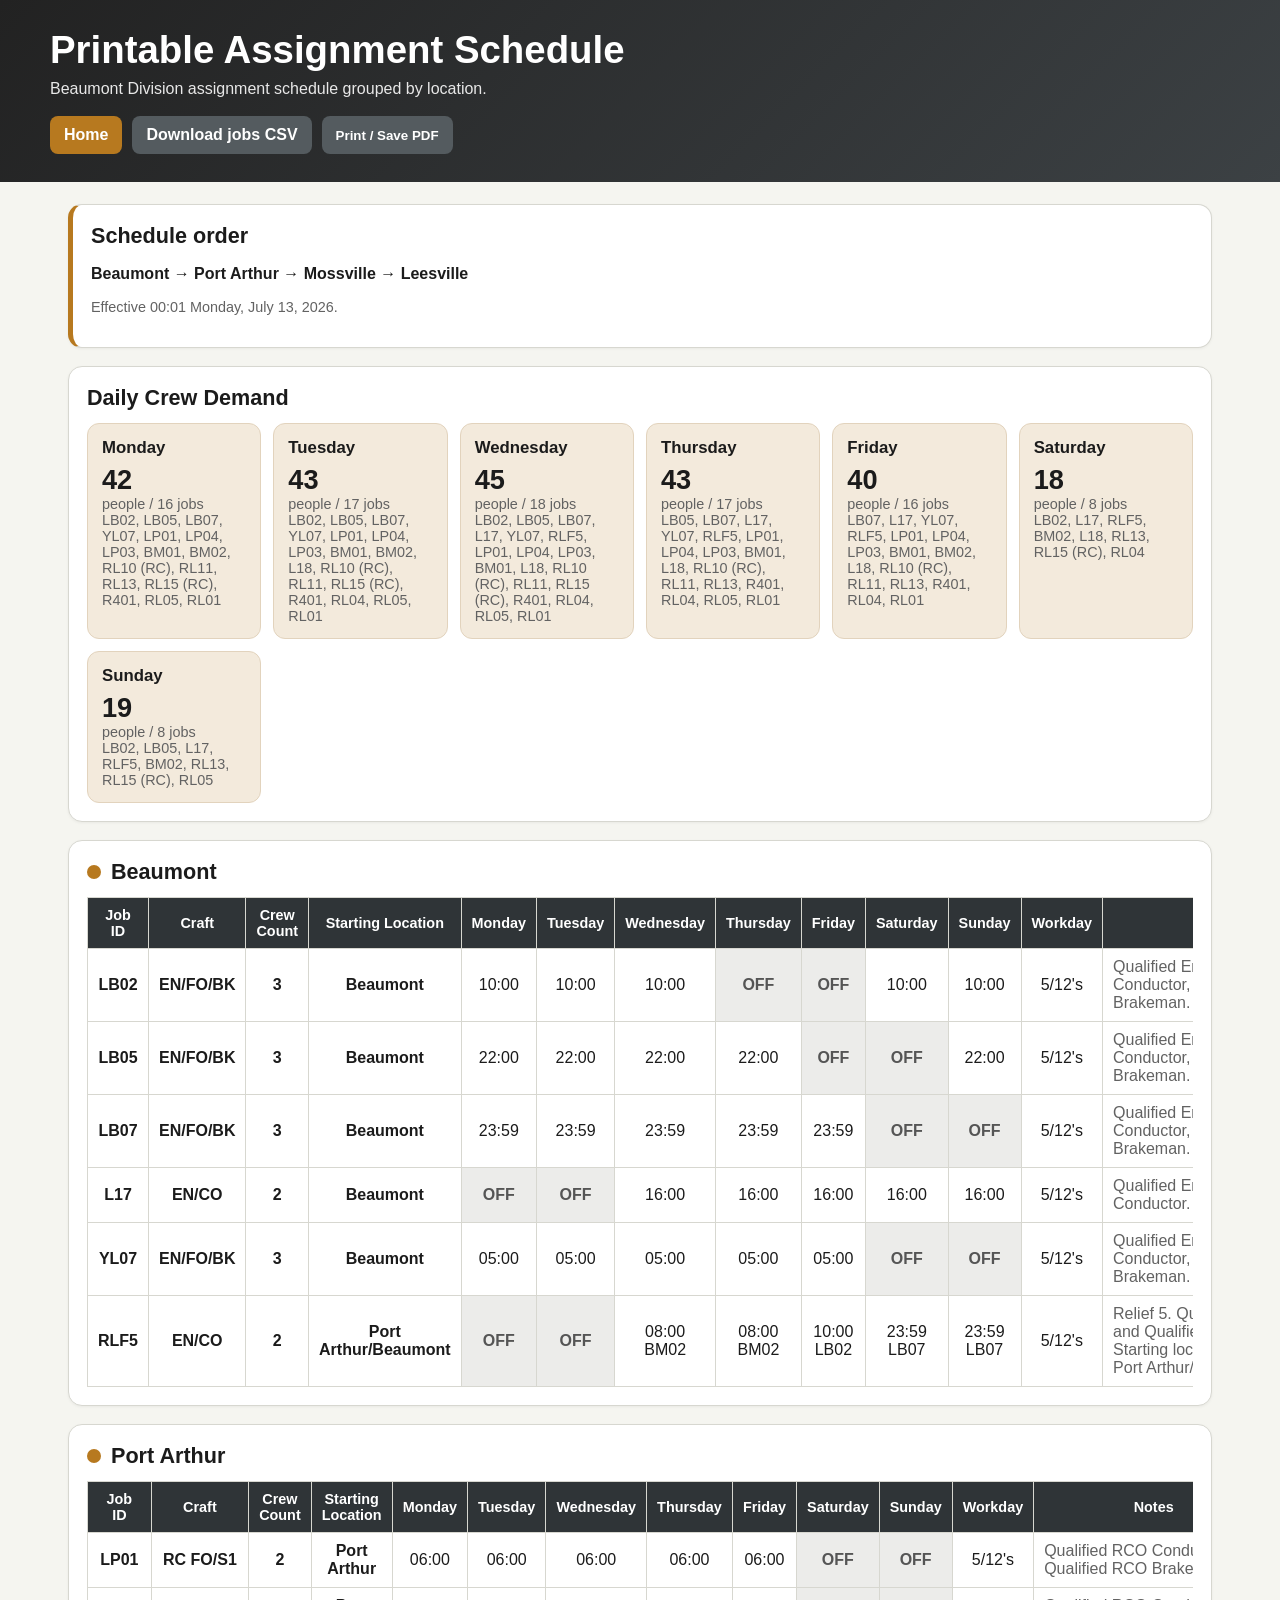
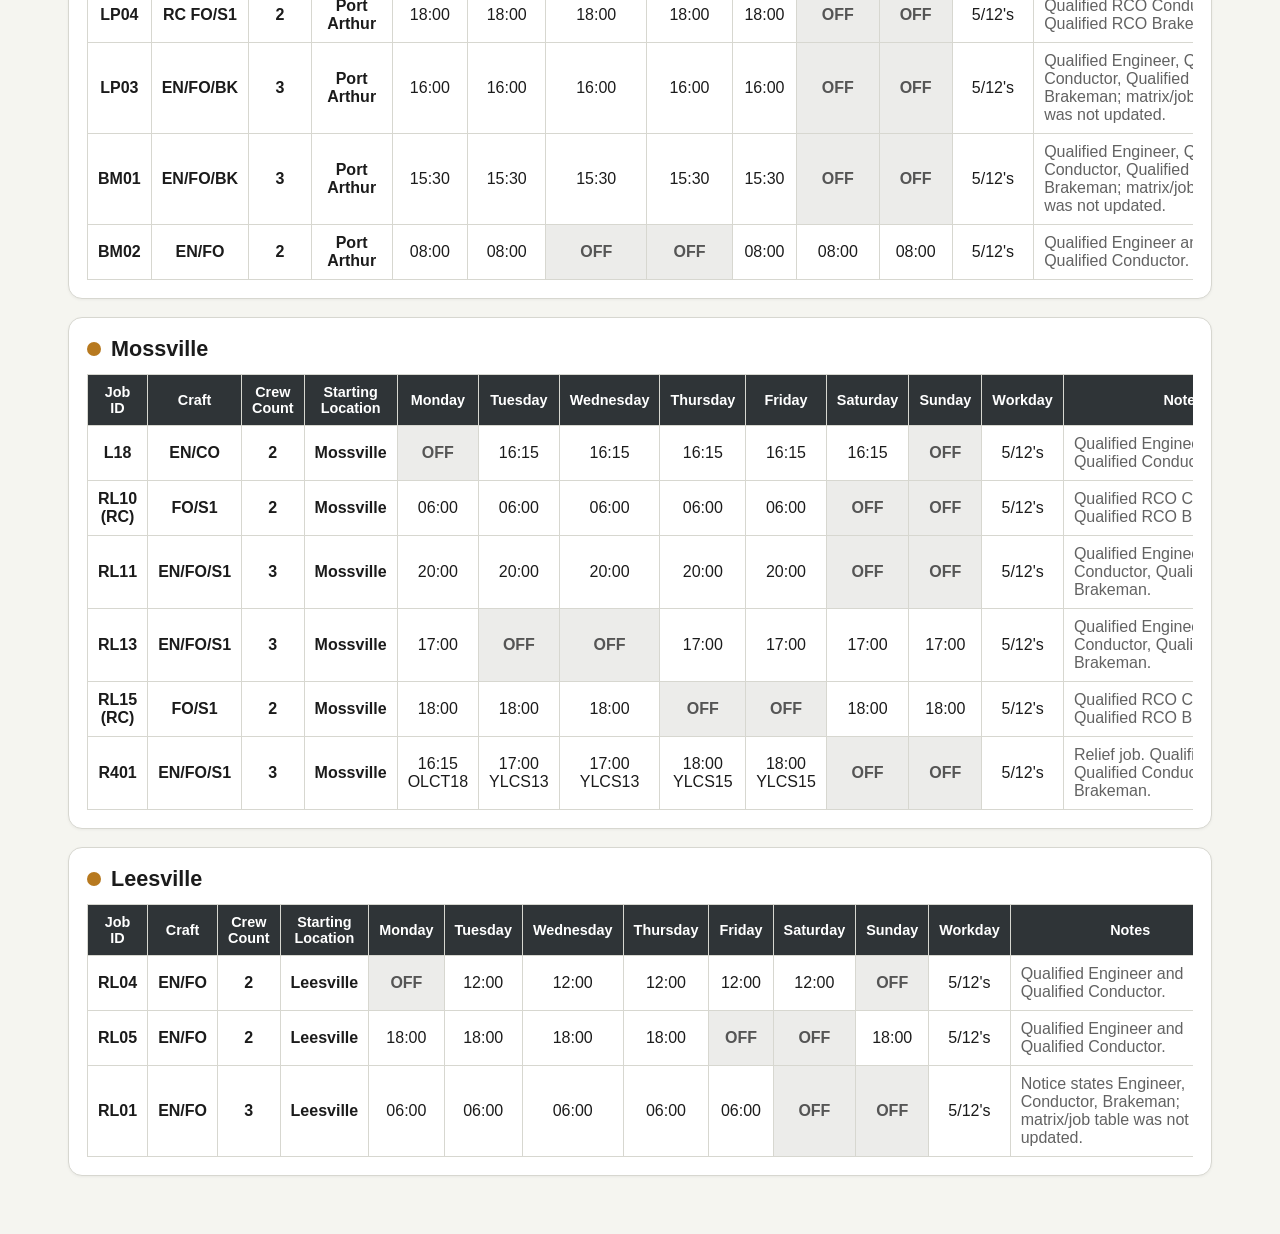
<file: resources/schedules/beaumont-assignment-schedule.html>
<!doctype html>
<html lang="en">
<head>
  <meta charset="utf-8">
  <meta name="viewport" content="width=device-width, initial-scale=1">
  <base href="../../">
  <title>Printable Assignment Schedule</title>
  <link rel="stylesheet" href="assets/css/style.css">
</head>
<body>
  <header class="site-header">
    <div class="header-inner">
      <h1>Printable Assignment Schedule</h1>
      <p>Beaumont Division assignment schedule grouped by location.</p>
      <div class="toolbar">
        <a class="button" href="index.html">Home</a>
        <a class="button secondary" href="data/jobs.csv">Download jobs CSV</a>
        <button class="button secondary" onclick="window.print()">Print / Save PDF</button>
      </div>
    </div>
  </header>
  <main>
    <section class="card notice">
      <h2>Schedule order</h2>
      <p><strong>Beaumont → Port Arthur → Mossville → Leesville</strong></p>
      <p class="small">Effective 00:01 Monday, July 13, 2026.</p>
    </section>
    <section class="card">
      <h2>Daily Crew Demand</h2>
      <div id="summary" class="summary-grid"></div>
    </section>
    <div id="schedule"></div>
  </main>
  <script src="assets/js/main.js"></script>
</body>
</html>
</file>
<file: assets/css/style.css>
:root {
  --bg: #f5f5f0;
  --paper: #ffffff;
  --ink: #1b1b1b;
  --muted: #626262;
  --line: #d7d7d0;
  --header: #2f3437;
  --header-ink: #ffffff;
  --accent: #b7791f;
  --off: #ececea;
  --chip: #f3eadc;
}

* { box-sizing: border-box; }

body {
  margin: 0;
  font-family: Arial, Helvetica, sans-serif;
  background: var(--bg);
  color: var(--ink);
}

.site-header {
  padding: 28px 18px;
  background: linear-gradient(135deg, #222, #3c4144);
  color: white;
}

.header-inner,
main,
.footer-inner {
  max-width: 1180px;
  margin: 0 auto;
}

.site-header h1 {
  margin: 0 0 8px;
  font-size: clamp(1.6rem, 3vw, 2.6rem);
}

.site-header p {
  margin: 0;
  color: #e8e8e8;
}

.toolbar {
  display: flex;
  flex-wrap: wrap;
  gap: 10px;
  margin-top: 18px;
}

.button {
  display: inline-block;
  padding: 10px 14px;
  background: var(--accent);
  color: white;
  text-decoration: none;
  border-radius: 8px;
  font-weight: 700;
  border: 0;
  cursor: pointer;
}

.button.secondary {
  background: #545b5f;
}

main {
  padding: 22px 18px 40px;
}

.card {
  background: var(--paper);
  border: 1px solid var(--line);
  border-radius: 14px;
  padding: 18px;
  margin-bottom: 18px;
  box-shadow: 0 1px 3px rgba(0,0,0,0.05);
}

.card h2 {
  margin: 0 0 12px;
  font-size: 1.35rem;
}

.location-title {
  display: flex;
  align-items: center;
  gap: 10px;
}

.location-title span {
  display: inline-flex;
  width: 14px;
  height: 14px;
  border-radius: 50%;
  background: var(--accent);
}

.table-wrap {
  width: 100%;
  overflow-x: auto;
}

table {
  width: 100%;
  border-collapse: collapse;
  background: white;
  min-width: 980px;
}

th,
td {
  border: 1px solid var(--line);
  padding: 9px 10px;
  text-align: center;
  vertical-align: middle;
}

th {
  background: var(--header);
  color: var(--header-ink);
  font-size: 0.9rem;
}

td:first-child,
td:nth-child(2),
td:nth-child(3),
td:nth-child(4) {
  font-weight: 700;
}

td.note {
  text-align: left;
  color: var(--muted);
  font-weight: 400;
  min-width: 240px;
}

.off {
  background: var(--off);
  color: #555;
  font-weight: 700;
}

.summary-grid {
  display: grid;
  grid-template-columns: repeat(auto-fit, minmax(160px, 1fr));
  gap: 12px;
}

.summary-item {
  background: var(--chip);
  border: 1px solid #e2d3bd;
  border-radius: 12px;
  padding: 14px;
}

.summary-item strong {
  display: block;
  font-size: 1.05rem;
  margin-bottom: 6px;
}

.summary-item .big {
  font-size: 1.7rem;
  font-weight: 800;
}

.small {
  font-size: 0.9rem;
  color: var(--muted);
}

.notice {
  border-left: 5px solid var(--accent);
}

footer {
  padding: 20px 18px 34px;
  color: var(--muted);
}

@media print {
  .toolbar,
  footer {
    display: none;
  }

  body {
    background: white;
  }

  .card {
    box-shadow: none;
    break-inside: avoid;
  }

  table {
    font-size: 10px;
  }

  th,
  td {
    padding: 5px;
  }
}
</file>
<file: resources/calendars/xen-ado-2026/calendar.css>
:root {
  --navy: #0b2038;
  --navy-2: #123151;
  --gold: #d6a43a;
  --gold-light: #efd07b;
  --red: #a8272d;
  --cream: #f5f1e8;
  --paper: #fffdf8;
  --ink: #17202a;
  --muted: #5e6873;
  --line: #d9d4c9;
}

* { box-sizing: border-box; }
html { scroll-behavior: smooth; }
body {
  margin: 0;
  color: var(--ink);
  background: var(--cream);
  font-family: Arial, Helvetica, sans-serif;
}

a { color: inherit; }
button, select { font: inherit; }

.container {
  width: min(calc(100% - 32px), 1180px);
  margin-inline: auto;
}

.site-header {
  color: #fff;
  background: linear-gradient(135deg, #071526, var(--navy-2));
  border-bottom: 5px solid var(--gold);
}

.header-inner {
  padding: 28px 0 34px;
}

.eyebrow {
  margin: 0 0 8px;
  color: var(--gold-light);
  font-size: .76rem;
  font-weight: 900;
  letter-spacing: .12em;
  text-transform: uppercase;
}

.site-header h1 {
  margin: 0;
  font-family: Georgia, 'Times New Roman', serif;
  font-size: clamp(2.5rem, 8vw, 5.2rem);
  line-height: .98;
}

.site-header p:not(.eyebrow) {
  max-width: 760px;
  margin: 16px 0 0;
  color: #dce4eb;
  font-size: 1.05rem;
}

.top-links {
  display: flex;
  flex-wrap: wrap;
  gap: 10px;
  margin-top: 22px;
}

.button {
  min-height: 44px;
  display: inline-flex;
  align-items: center;
  justify-content: center;
  padding: 0 15px;
  border: 1px solid rgba(255,255,255,.35);
  background: transparent;
  color: #fff;
  font-size: .76rem;
  font-weight: 900;
  letter-spacing: .05em;
  text-decoration: none;
  text-transform: uppercase;
  cursor: pointer;
}

.button.primary {
  color: #071526;
  background: var(--gold);
  border-color: var(--gold);
}

.toolbar-wrap {
  position: sticky;
  top: 0;
  z-index: 50;
  color: #fff;
  background: #071526;
  border-bottom: 4px solid var(--gold);
}

.toolbar {
  min-height: 82px;
  display: flex;
  align-items: center;
  justify-content: space-between;
  gap: 20px;
}

.view-picker {
  display: flex;
  align-items: center;
  gap: 12px;
}

.view-picker label {
  color: var(--gold-light);
  font-size: .74rem;
  font-weight: 900;
  letter-spacing: .07em;
  text-transform: uppercase;
}

.view-picker select {
  min-width: 270px;
  min-height: 44px;
  padding: 0 12px;
  border: 0;
  background: #fff;
  color: var(--ink);
  font-weight: 800;
}

.toolbar-actions {
  display: flex;
  gap: 10px;
}

main { padding: 44px 0 72px; }

.summary {
  display: flex;
  align-items: end;
  justify-content: space-between;
  gap: 30px;
  margin-bottom: 24px;
}

.summary h2 {
  margin: 0;
  color: var(--navy);
  font-family: Georgia, 'Times New Roman', serif;
  font-size: clamp(2.5rem, 6vw, 4.5rem);
  line-height: .95;
}

.summary p { margin: 10px 0 0; color: var(--muted); }

.stats {
  display: flex;
  background: #fff;
  border: 1px solid var(--line);
}

.stats > div {
  min-width: 145px;
  padding: 16px 20px;
  display: grid;
}

.stats > div + div { border-left: 1px solid var(--line); }
.stats strong { color: var(--red); font-family: Georgia, 'Times New Roman', serif; font-size: 1.8rem; }
.stats span { margin-top: 4px; color: var(--muted); font-size: .72rem; font-weight: 800; text-transform: uppercase; }

.legend {
  display: flex;
  flex-wrap: wrap;
  gap: 20px;
  margin-bottom: 22px;
  color: var(--muted);
  font-size: .84rem;
  font-weight: 700;
}

.legend span { display: inline-flex; align-items: center; gap: 8px; }
.swatch { width: 18px; height: 18px; display: inline-block; border: 1px solid var(--line); }
.swatch.off { background: var(--gold); border-color: var(--gold); }
.swatch.today { background: #fff; border: 3px solid var(--red); }
.mobile-hint { display: none !important; color: var(--red); }

.all-turn-calendar { display: grid; gap: 28px; }
.matrix-month {
  overflow: hidden;
  background: #fff;
  border: 1px solid var(--line);
  box-shadow: 0 8px 22px rgba(7,21,38,.07);
}

.matrix-month-heading {
  display: flex;
  align-items: center;
  justify-content: space-between;
  gap: 15px;
  padding: 16px 18px;
  color: #fff;
  background: var(--navy);
  border-bottom: 4px solid var(--gold);
}

.matrix-month-heading h3 {
  margin: 0;
  font-family: Georgia, 'Times New Roman', serif;
  font-size: 1.65rem;
}

.matrix-month-heading span {
  color: #dce4eb;
  font-size: .72rem;
  font-weight: 900;
  letter-spacing: .07em;
  text-transform: uppercase;
}

.matrix-scroll {
  overflow-x: auto;
  scrollbar-color: var(--gold) #e8e3d9;
  scrollbar-width: thin;
}

.turn-matrix {
  width: 100%;
  min-width: 1040px;
  border-collapse: separate;
  border-spacing: 0;
  table-layout: fixed;
  font-size: .72rem;
}

.turn-matrix th,
.turn-matrix td {
  height: 38px;
  padding: 0;
  text-align: center;
  border-right: 1px solid #e2ddd4;
  border-bottom: 1px solid #e2ddd4;
}

.turn-matrix thead th {
  height: 44px;
  color: var(--navy);
  background: #eee9df;
  font-weight: 900;
}

.spot-column,
.job-row-header {
  position: sticky;
  left: 0;
  z-index: 3;
  width: 116px;
  min-width: 116px;
  max-width: 116px;
  border-right: 2px solid var(--navy-2) !important;
}

.spot-column {
  z-index: 5;
  color: #fff !important;
  background: var(--navy-2) !important;
  text-align: left !important;
  padding-left: 12px !important;
  text-transform: uppercase;
  letter-spacing: .05em;
}

.job-row-header { background: #fff; }
.turn-matrix tbody tr:nth-child(even) .job-row-header { background: #f7f4ed; }

.turn-focus {
  width: 100%;
  height: 100%;
  display: grid;
  grid-template-columns: 1fr auto;
  align-items: center;
  gap: 4px;
  padding: 0 10px;
  border: 0;
  background: transparent;
  color: var(--navy);
  text-align: left;
  cursor: pointer;
}

.turn-focus:hover,
.turn-focus:focus-visible { color: #fff; background: var(--red); outline: none; }
.turn-focus strong { font-size: .8rem; }
.turn-focus span { color: var(--muted); font-size: .56rem; font-weight: 800; }
.turn-focus:hover span,
.turn-focus:focus-visible span { color: #fff; }

.date-column { width: 29px; min-width: 29px; }
.date-column span,
.date-column small { display: block; line-height: 1; }
.date-column small { margin-top: 4px; color: var(--muted); font-size: .52rem; }
.weekend { background: #f8f4eb; }
.today-column { color: #fff !important; background: var(--red) !important; }
.today-column small { color: #fff; }

.turn-matrix td { width: 29px; min-width: 29px; color: transparent; background: #fff; font-size: .48rem; font-weight: 900; }
.turn-matrix tbody tr:nth-child(even) td:not(.off-day) { background: #fcfbf8; }
.turn-matrix td.off-day { color: #071526; background: var(--gold); box-shadow: inset 0 -4px 0 rgba(7,21,38,.16); }
.turn-matrix td.today { outline: 3px solid var(--red); outline-offset: -3px; }

.year-calendar { display: grid; grid-template-columns: repeat(3, 1fr); gap: 22px; }
.month-card { overflow: hidden; background: #fff; border: 1px solid var(--line); }
.month-heading { padding: 15px 17px; color: #fff; background: var(--navy); border-bottom: 4px solid var(--gold); }
.month-heading h3 { margin: 0; font-family: Georgia, 'Times New Roman', serif; font-size: 1.5rem; }
.month-heading p { margin: 7px 0 0; color: #dce4eb; font-size: .75rem; }
.weekday-row,
.month-days { display: grid; grid-template-columns: repeat(7, 1fr); }
.weekday-row { background: #eee9df; }
.weekday-row span { padding: 7px 2px; text-align: center; font-size: .66rem; font-weight: 900; }
.month-days { padding: 9px; gap: 5px; }
.calendar-day { min-height: 42px; display: grid; place-items: center; border: 1px solid #ebe7df; background: #fff; font-size: .88rem; font-weight: 800; }
.calendar-day.off-day { background: var(--gold); border-color: var(--gold); }
.calendar-day.today { outline: 3px solid var(--red); outline-offset: -3px; }
.empty-day { visibility: hidden; }

.source-note {
  margin-top: 44px;
  padding: 26px;
  background: #fff;
  border-left: 6px solid var(--red);
  color: var(--muted);
}
.source-note h3 { margin: 0 0 8px; color: var(--navy); }
.source-note p { margin: 0; }

@media (max-width: 800px) {
  .toolbar-wrap { position: static; }
  .toolbar { align-items: stretch; flex-direction: column; padding: 16px 0; }
  .view-picker { align-items: stretch; flex-direction: column; gap: 7px; }
  .view-picker select { width: 100%; min-width: 0; }
  .toolbar-actions { display: grid; grid-template-columns: 1fr 1fr; }
  .summary { align-items: flex-start; flex-direction: column; }
  .stats { width: 100%; }
  .stats > div { min-width: 0; flex: 1; padding: 14px; }
  .mobile-hint { display: inline-flex !important; flex-basis: 100%; }
  .matrix-scroll { margin-right: -16px; }
  .year-calendar { grid-template-columns: 1fr; }
}

@media print {
  @page { size: landscape; margin: .3in; }
  .site-header p:not(.eyebrow), .top-links, .toolbar-wrap, .legend, .source-note { display: none !important; }
  body, main { background: #fff; }
  .site-header { color: #000; background: #fff; border-bottom: 1px solid #000; }
  .header-inner { padding: 0 0 8px; }
  .site-header h1 { font-size: 22pt; }
  main { padding: 8px 0; }
  .summary { margin-bottom: 7px; }
  .summary h2 { color: #000; font-size: 18pt; }
  .summary p { color: #000; margin-top: 2px; }
  .stats { display: none; }
  .all-turn-calendar { gap: 8px; }
  .matrix-month { box-shadow: none; break-inside: avoid; }
  .matrix-month-heading { padding: 4px 7px; color: #000; background: #eee; border-bottom: 1px solid #000; }
  .matrix-month-heading h3 { font-size: 10pt; }
  .matrix-month-heading span { color: #000; font-size: 5pt; }
  .matrix-scroll { overflow: visible; }
  .turn-matrix { width: 100%; min-width: 0; font-size: 5pt; }
  .turn-matrix th, .turn-matrix td { height: 15px; border-color: #aaa; }
  .spot-column, .job-row-header { position: static; width: 64px; min-width: 64px; max-width: 64px; }
  .spot-column { color: #000 !important; background: #ddd !important; }
  .turn-focus { padding: 0 3px; }
  .turn-focus strong { font-size: 5.5pt; }
  .turn-focus span { font-size: 4pt; }
  .date-column small { display: none; }
  .turn-matrix td { font-size: 0; }
  .turn-matrix td.off-day { background: #bbb !important; border: 1px solid #000; box-shadow: none; }
  .turn-matrix td.today { outline: none; }
}
</file>
